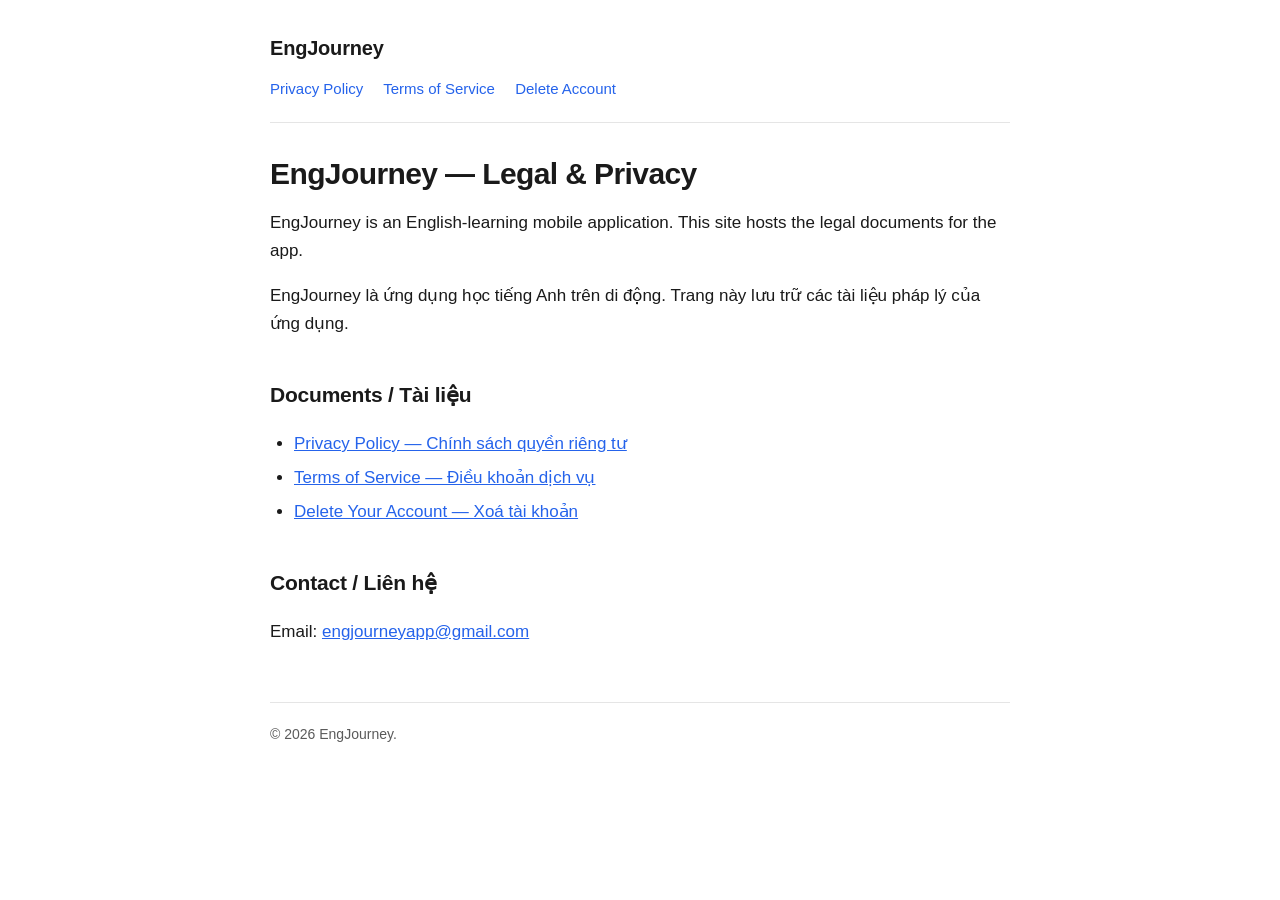
<file: index.html>
<!DOCTYPE html>
<html lang="en">
<head>
<meta charset="utf-8">
<meta name="viewport" content="width=device-width, initial-scale=1">
<title>EngJourney — Legal</title>
<link rel="stylesheet" href="style.css">
</head>
<body>
<div class="wrap">

<header>
  <a class="brand" href="index.html">EngJourney</a>
  <nav>
    <a href="privacy.html">Privacy Policy</a>
    <a href="terms.html">Terms of Service</a>
    <a href="delete-account.html">Delete Account</a>
  </nav>
</header>

<h1>EngJourney — Legal &amp; Privacy</h1>
<p>EngJourney is an English-learning mobile application. This site hosts the legal documents for the app.</p>
<p>EngJourney là ứng dụng học tiếng Anh trên di động. Trang này lưu trữ các tài liệu pháp lý của ứng dụng.</p>

<h2>Documents / Tài liệu</h2>
<ul>
  <li><a href="privacy.html">Privacy Policy — Chính sách quyền riêng tư</a></li>
  <li><a href="terms.html">Terms of Service — Điều khoản dịch vụ</a></li>
  <li><a href="delete-account.html">Delete Your Account — Xoá tài khoản</a></li>
</ul>

<h2>Contact / Liên hệ</h2>
<p>Email: <a href="mailto:engjourneyapp@gmail.com">engjourneyapp@gmail.com</a></p>

<footer>© 2026 EngJourney.</footer>

</div>
</body>
</html>
</file>
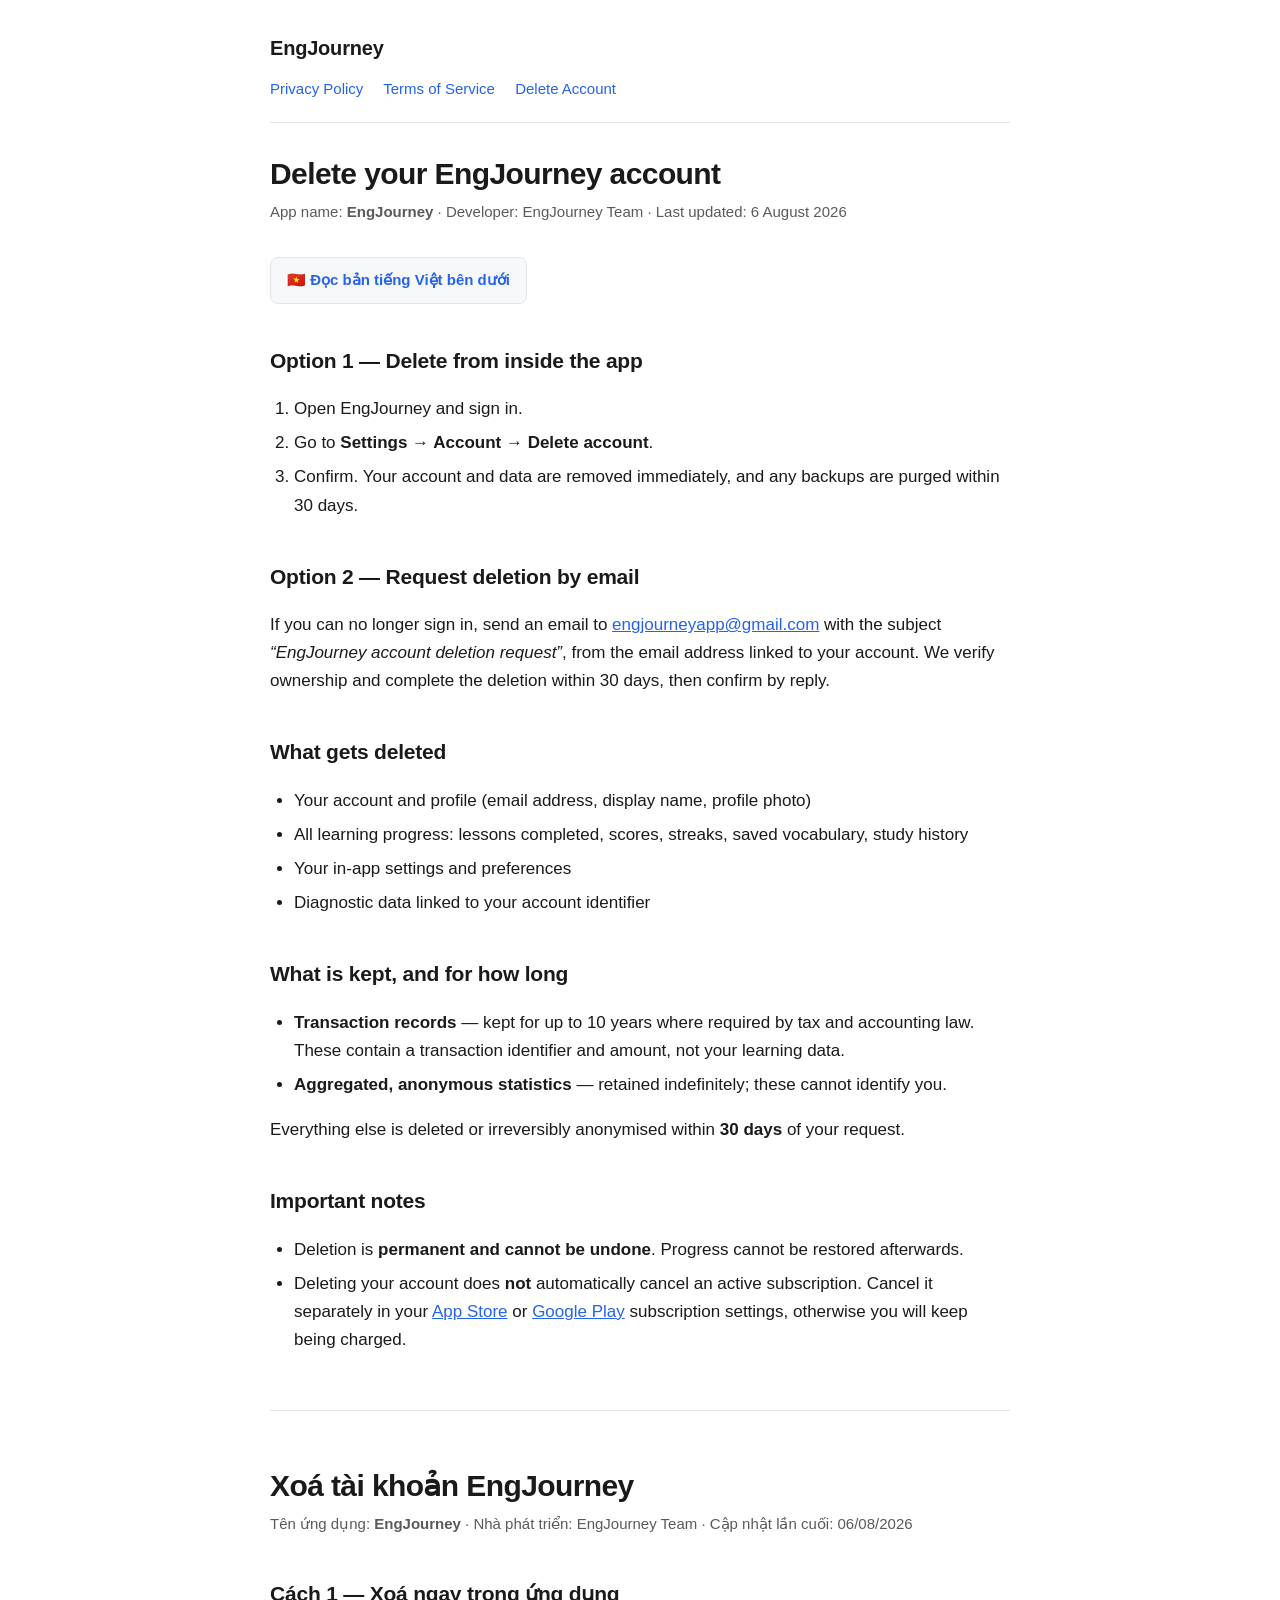
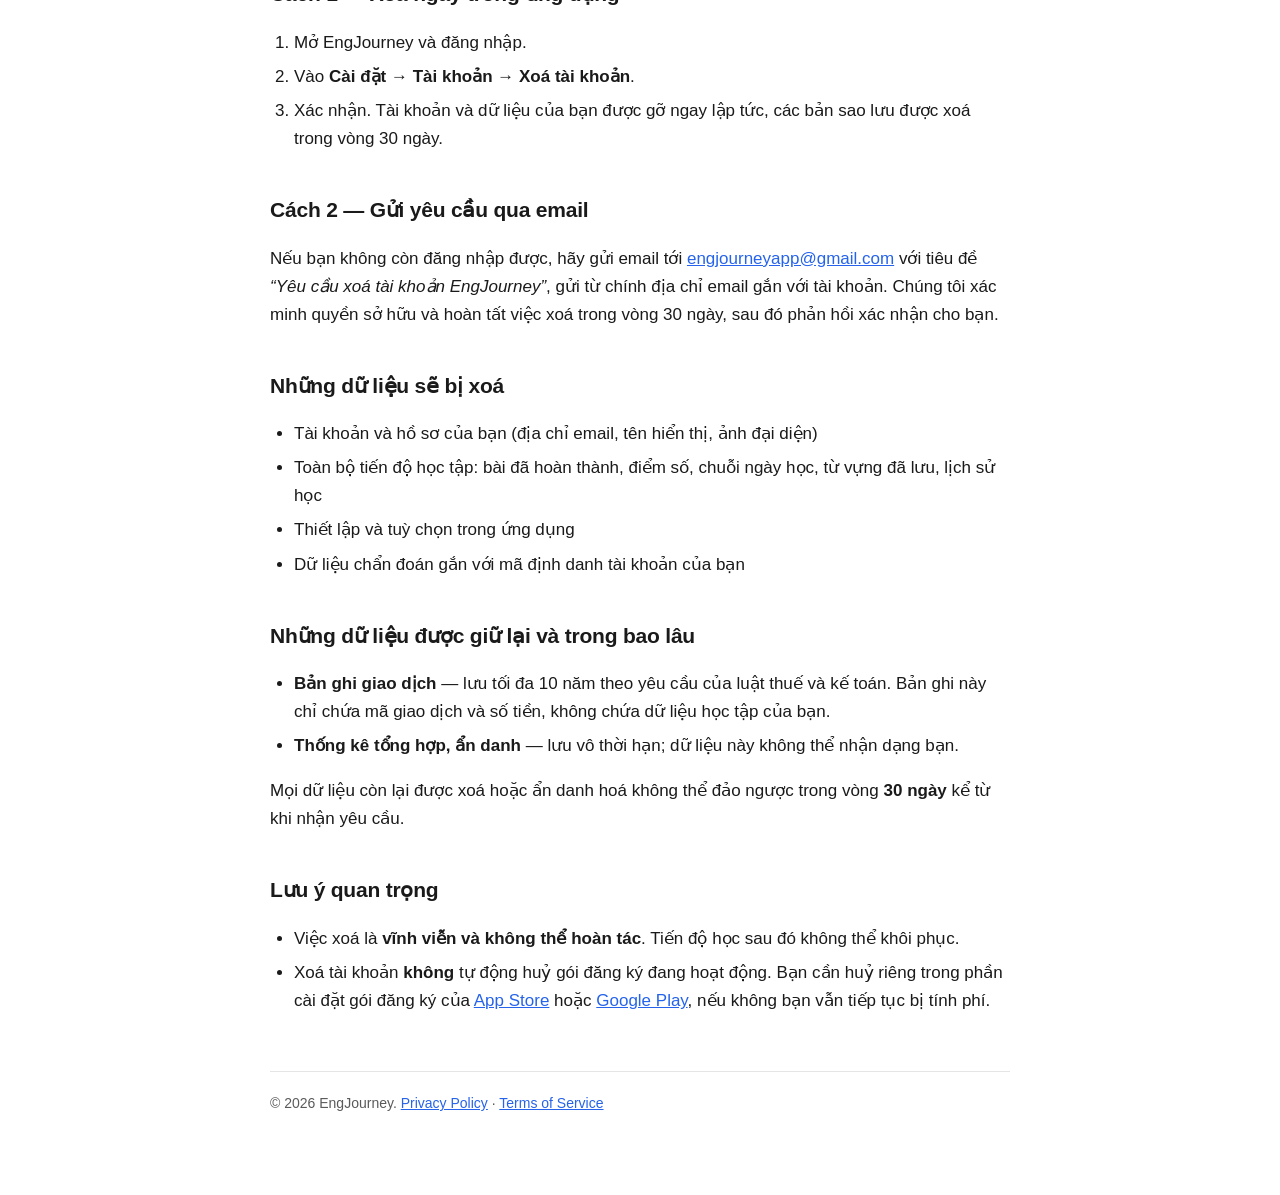
<file: delete-account.html>
<!DOCTYPE html>
<html lang="en">
<head>
<meta charset="utf-8">
<meta name="viewport" content="width=device-width, initial-scale=1">
<title>Delete Your Account — EngJourney</title>
<link rel="stylesheet" href="style.css">
</head>
<body>
<div class="wrap">

<header>
  <a class="brand" href="index.html">EngJourney</a>
  <nav>
    <a href="privacy.html">Privacy Policy</a>
    <a href="terms.html">Terms of Service</a>
    <a href="delete-account.html">Delete Account</a>
  </nav>
</header>

<h1>Delete your EngJourney account</h1>
<p class="meta">App name: <strong>EngJourney</strong> &middot; Developer: EngJourney Team &middot; Last updated: 6 August 2026</p>

<div class="lang-switch">🇻🇳 <a href="#vi">Đọc bản tiếng Việt bên dưới</a></div>

<h2>Option 1 — Delete from inside the app</h2>
<ol>
  <li>Open EngJourney and sign in.</li>
  <li>Go to <strong>Settings → Account → Delete account</strong>.</li>
  <li>Confirm. Your account and data are removed immediately, and any backups are purged within 30 days.</li>
</ol>

<h2>Option 2 — Request deletion by email</h2>
<p>If you can no longer sign in, send an email to <a href="mailto:engjourneyapp@gmail.com?subject=EngJourney%20account%20deletion%20request">engjourneyapp@gmail.com</a> with the subject <em>“EngJourney account deletion request”</em>, from the email address linked to your account. We verify ownership and complete the deletion within 30 days, then confirm by reply.</p>

<h2>What gets deleted</h2>
<ul>
  <li>Your account and profile (email address, display name, profile photo)</li>
  <li>All learning progress: lessons completed, scores, streaks, saved vocabulary, study history</li>
  <li>Your in-app settings and preferences</li>
  <li>Diagnostic data linked to your account identifier</li>
</ul>

<h2>What is kept, and for how long</h2>
<ul>
  <li><strong>Transaction records</strong> — kept for up to 10 years where required by tax and accounting law. These contain a transaction identifier and amount, not your learning data.</li>
  <li><strong>Aggregated, anonymous statistics</strong> — retained indefinitely; these cannot identify you.</li>
</ul>
<p>Everything else is deleted or irreversibly anonymised within <strong>30 days</strong> of your request.</p>

<h2>Important notes</h2>
<ul>
  <li>Deletion is <strong>permanent and cannot be undone</strong>. Progress cannot be restored afterwards.</li>
  <li>Deleting your account does <strong>not</strong> automatically cancel an active subscription. Cancel it separately in your <a href="https://support.apple.com/en-us/HT202039" target="_blank" rel="noopener">App Store</a> or <a href="https://support.google.com/googleplay/answer/7018481" target="_blank" rel="noopener">Google Play</a> subscription settings, otherwise you will keep being charged.</li>
</ul>

<hr>

<h1 id="vi">Xoá tài khoản EngJourney</h1>
<p class="meta">Tên ứng dụng: <strong>EngJourney</strong> &middot; Nhà phát triển: EngJourney Team &middot; Cập nhật lần cuối: 06/08/2026</p>

<h2>Cách 1 — Xoá ngay trong ứng dụng</h2>
<ol>
  <li>Mở EngJourney và đăng nhập.</li>
  <li>Vào <strong>Cài đặt → Tài khoản → Xoá tài khoản</strong>.</li>
  <li>Xác nhận. Tài khoản và dữ liệu của bạn được gỡ ngay lập tức, các bản sao lưu được xoá trong vòng 30 ngày.</li>
</ol>

<h2>Cách 2 — Gửi yêu cầu qua email</h2>
<p>Nếu bạn không còn đăng nhập được, hãy gửi email tới <a href="mailto:engjourneyapp@gmail.com?subject=Yeu%20cau%20xoa%20tai%20khoan%20EngJourney">engjourneyapp@gmail.com</a> với tiêu đề <em>“Yêu cầu xoá tài khoản EngJourney”</em>, gửi từ chính địa chỉ email gắn với tài khoản. Chúng tôi xác minh quyền sở hữu và hoàn tất việc xoá trong vòng 30 ngày, sau đó phản hồi xác nhận cho bạn.</p>

<h2>Những dữ liệu sẽ bị xoá</h2>
<ul>
  <li>Tài khoản và hồ sơ của bạn (địa chỉ email, tên hiển thị, ảnh đại diện)</li>
  <li>Toàn bộ tiến độ học tập: bài đã hoàn thành, điểm số, chuỗi ngày học, từ vựng đã lưu, lịch sử học</li>
  <li>Thiết lập và tuỳ chọn trong ứng dụng</li>
  <li>Dữ liệu chẩn đoán gắn với mã định danh tài khoản của bạn</li>
</ul>

<h2>Những dữ liệu được giữ lại và trong bao lâu</h2>
<ul>
  <li><strong>Bản ghi giao dịch</strong> — lưu tối đa 10 năm theo yêu cầu của luật thuế và kế toán. Bản ghi này chỉ chứa mã giao dịch và số tiền, không chứa dữ liệu học tập của bạn.</li>
  <li><strong>Thống kê tổng hợp, ẩn danh</strong> — lưu vô thời hạn; dữ liệu này không thể nhận dạng bạn.</li>
</ul>
<p>Mọi dữ liệu còn lại được xoá hoặc ẩn danh hoá không thể đảo ngược trong vòng <strong>30 ngày</strong> kể từ khi nhận yêu cầu.</p>

<h2>Lưu ý quan trọng</h2>
<ul>
  <li>Việc xoá là <strong>vĩnh viễn và không thể hoàn tác</strong>. Tiến độ học sau đó không thể khôi phục.</li>
  <li>Xoá tài khoản <strong>không</strong> tự động huỷ gói đăng ký đang hoạt động. Bạn cần huỷ riêng trong phần cài đặt gói đăng ký của <a href="https://support.apple.com/vi-vn/HT202039" target="_blank" rel="noopener">App Store</a> hoặc <a href="https://support.google.com/googleplay/answer/7018481?hl=vi" target="_blank" rel="noopener">Google Play</a>, nếu không bạn vẫn tiếp tục bị tính phí.</li>
</ul>

<footer>
  © 2026 EngJourney. <a href="privacy.html">Privacy Policy</a> · <a href="terms.html">Terms of Service</a>
</footer>

</div>
</body>
</html>
</file>
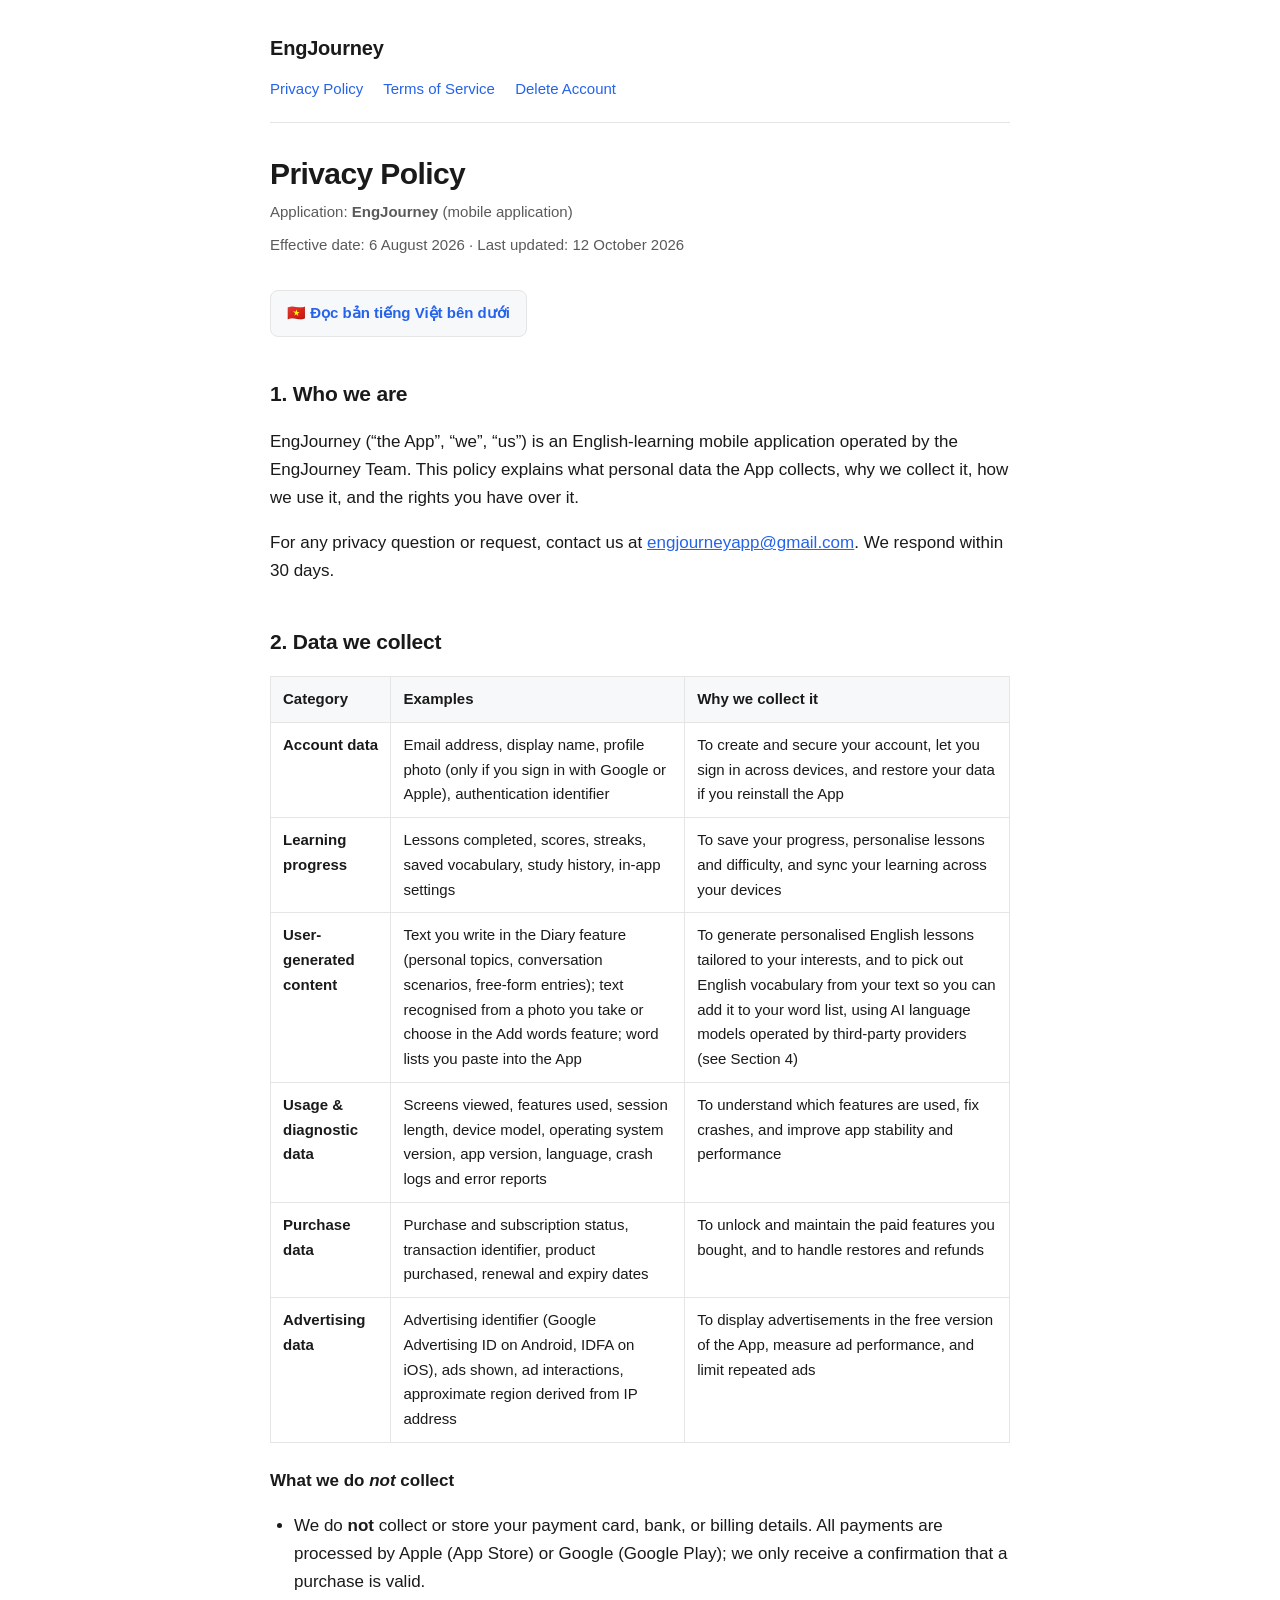
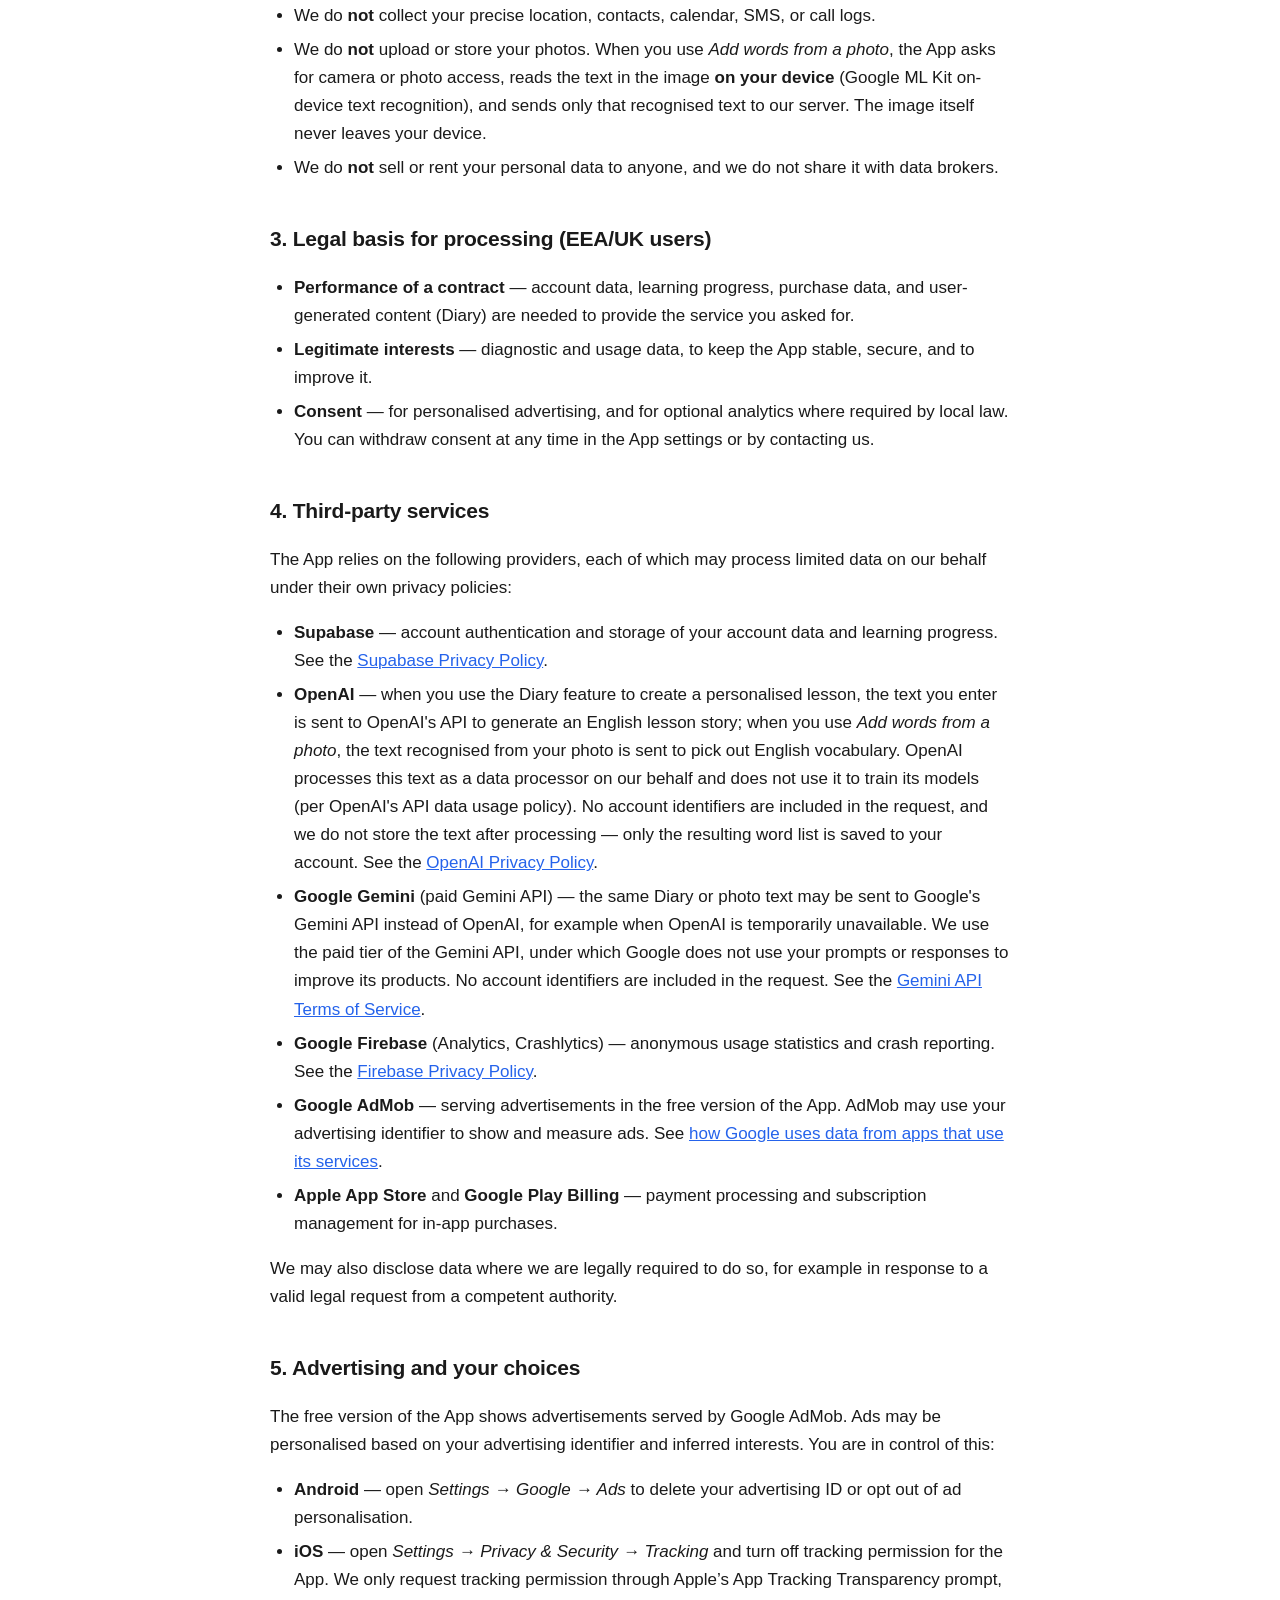
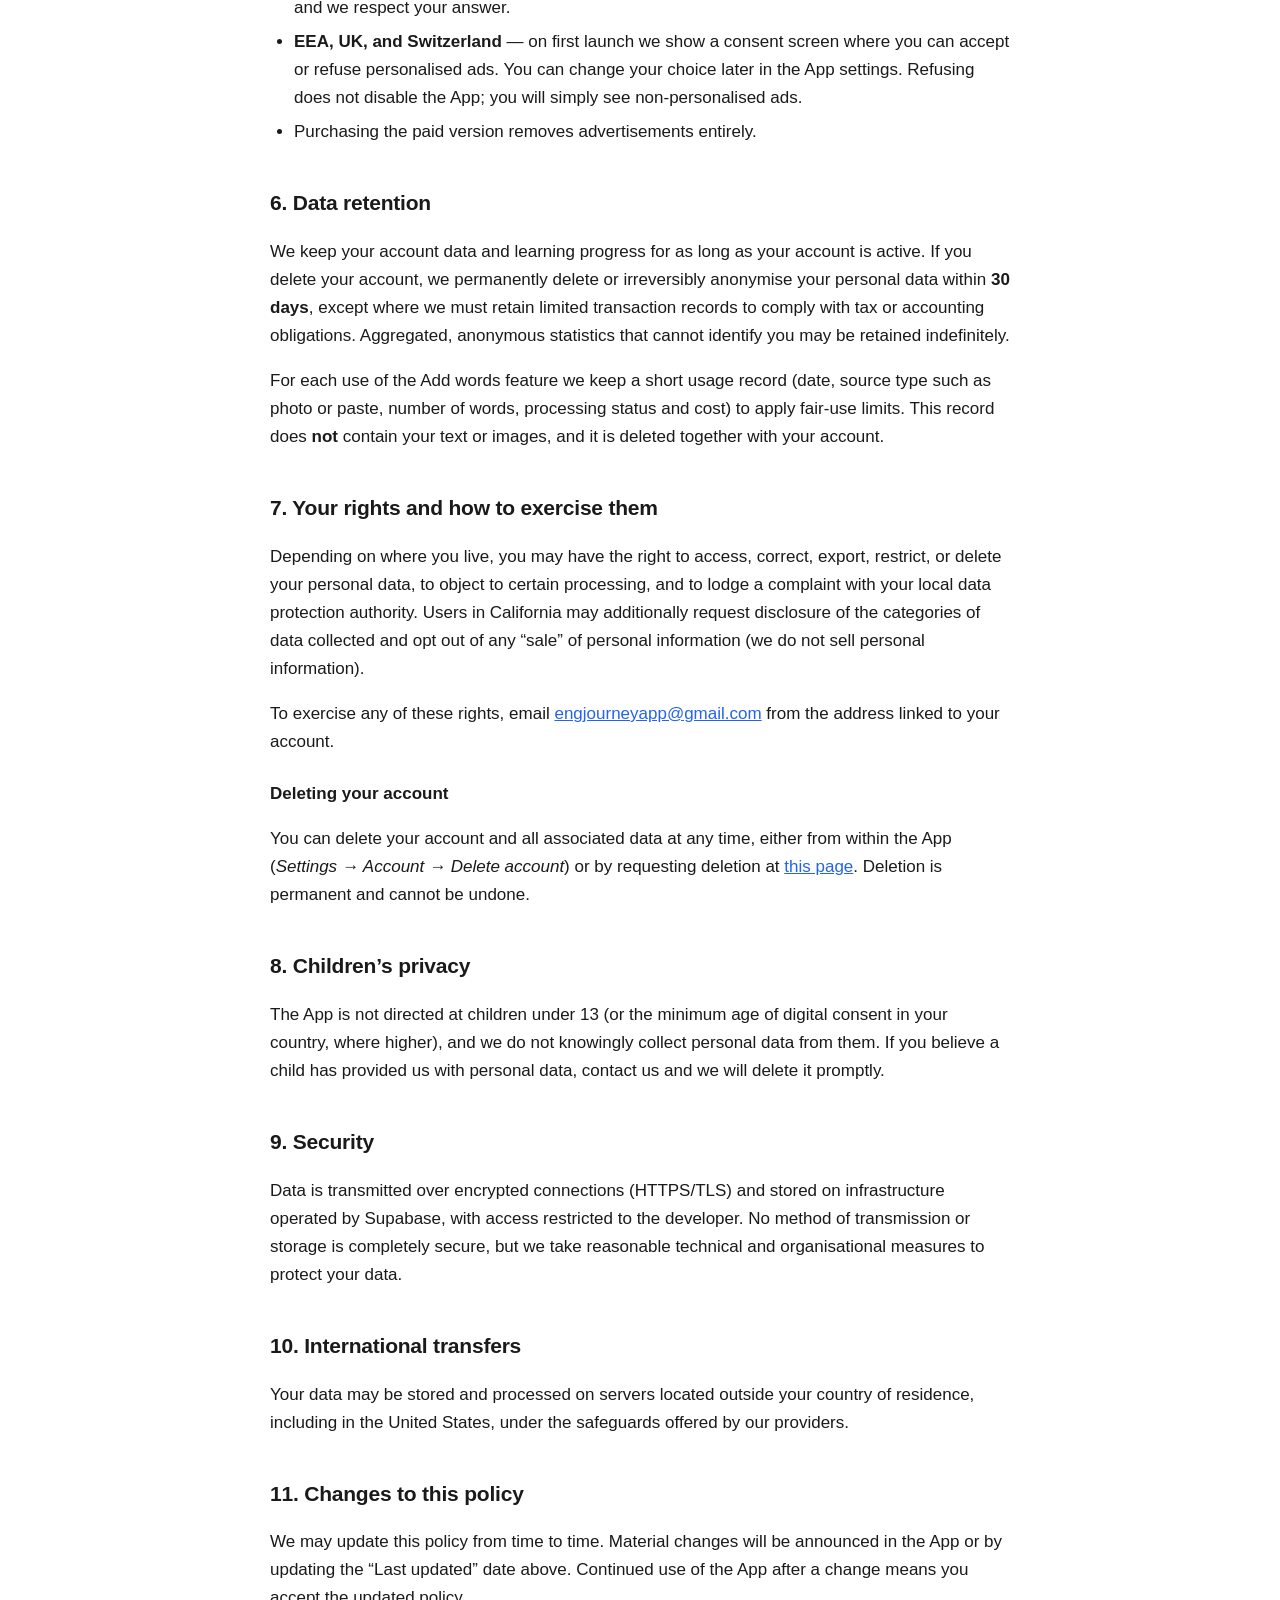
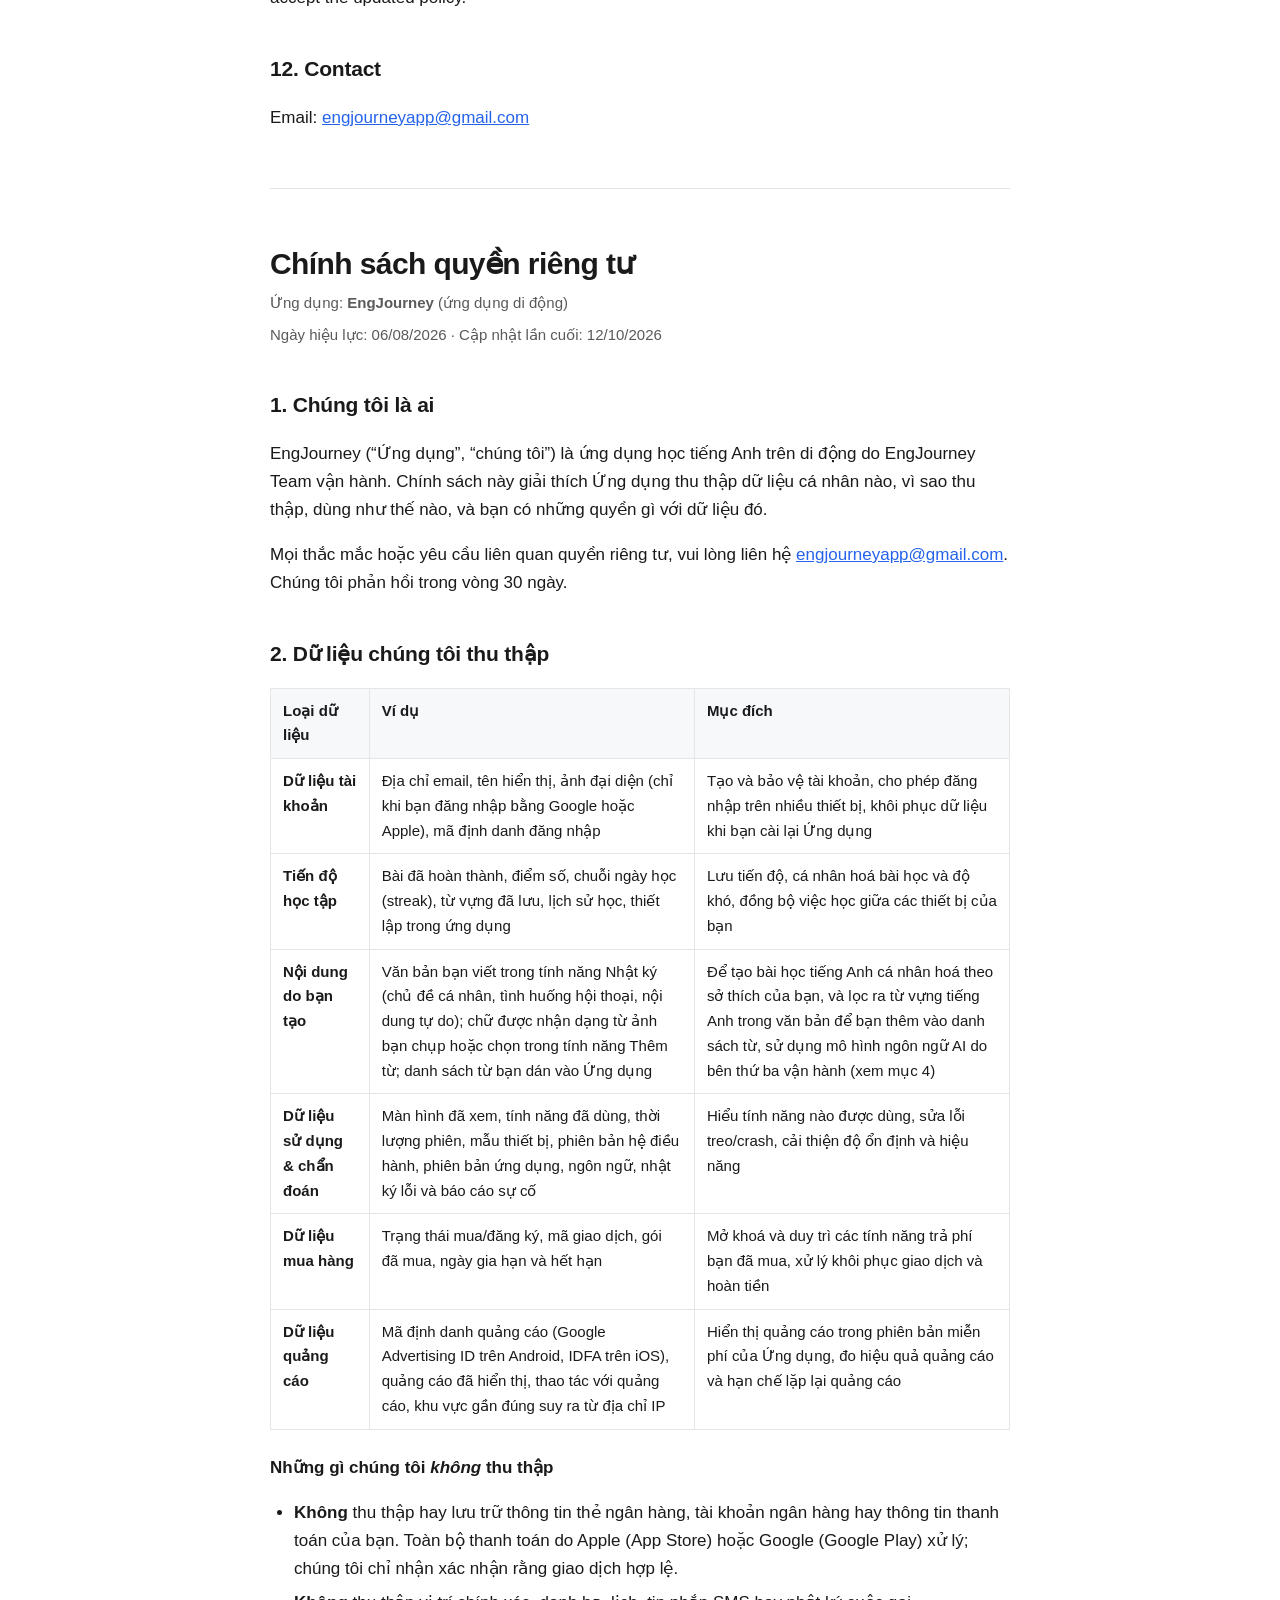
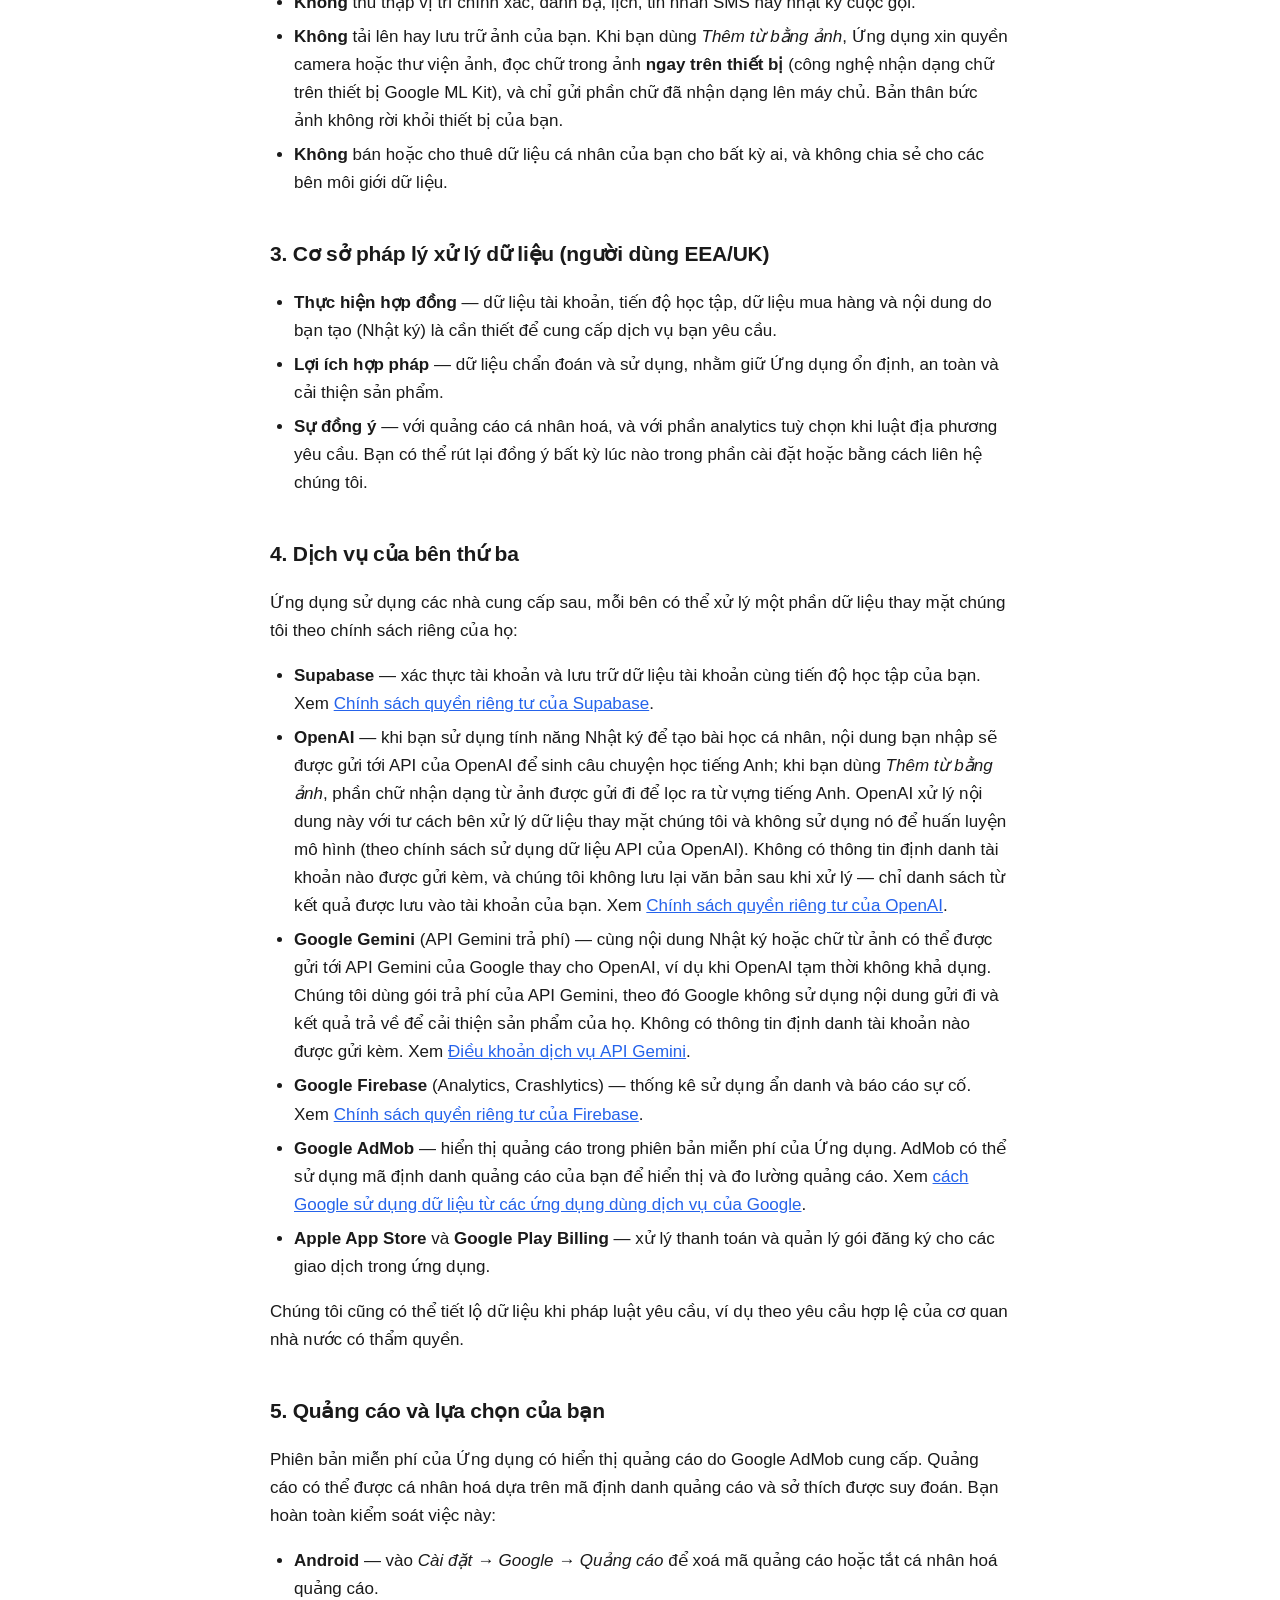
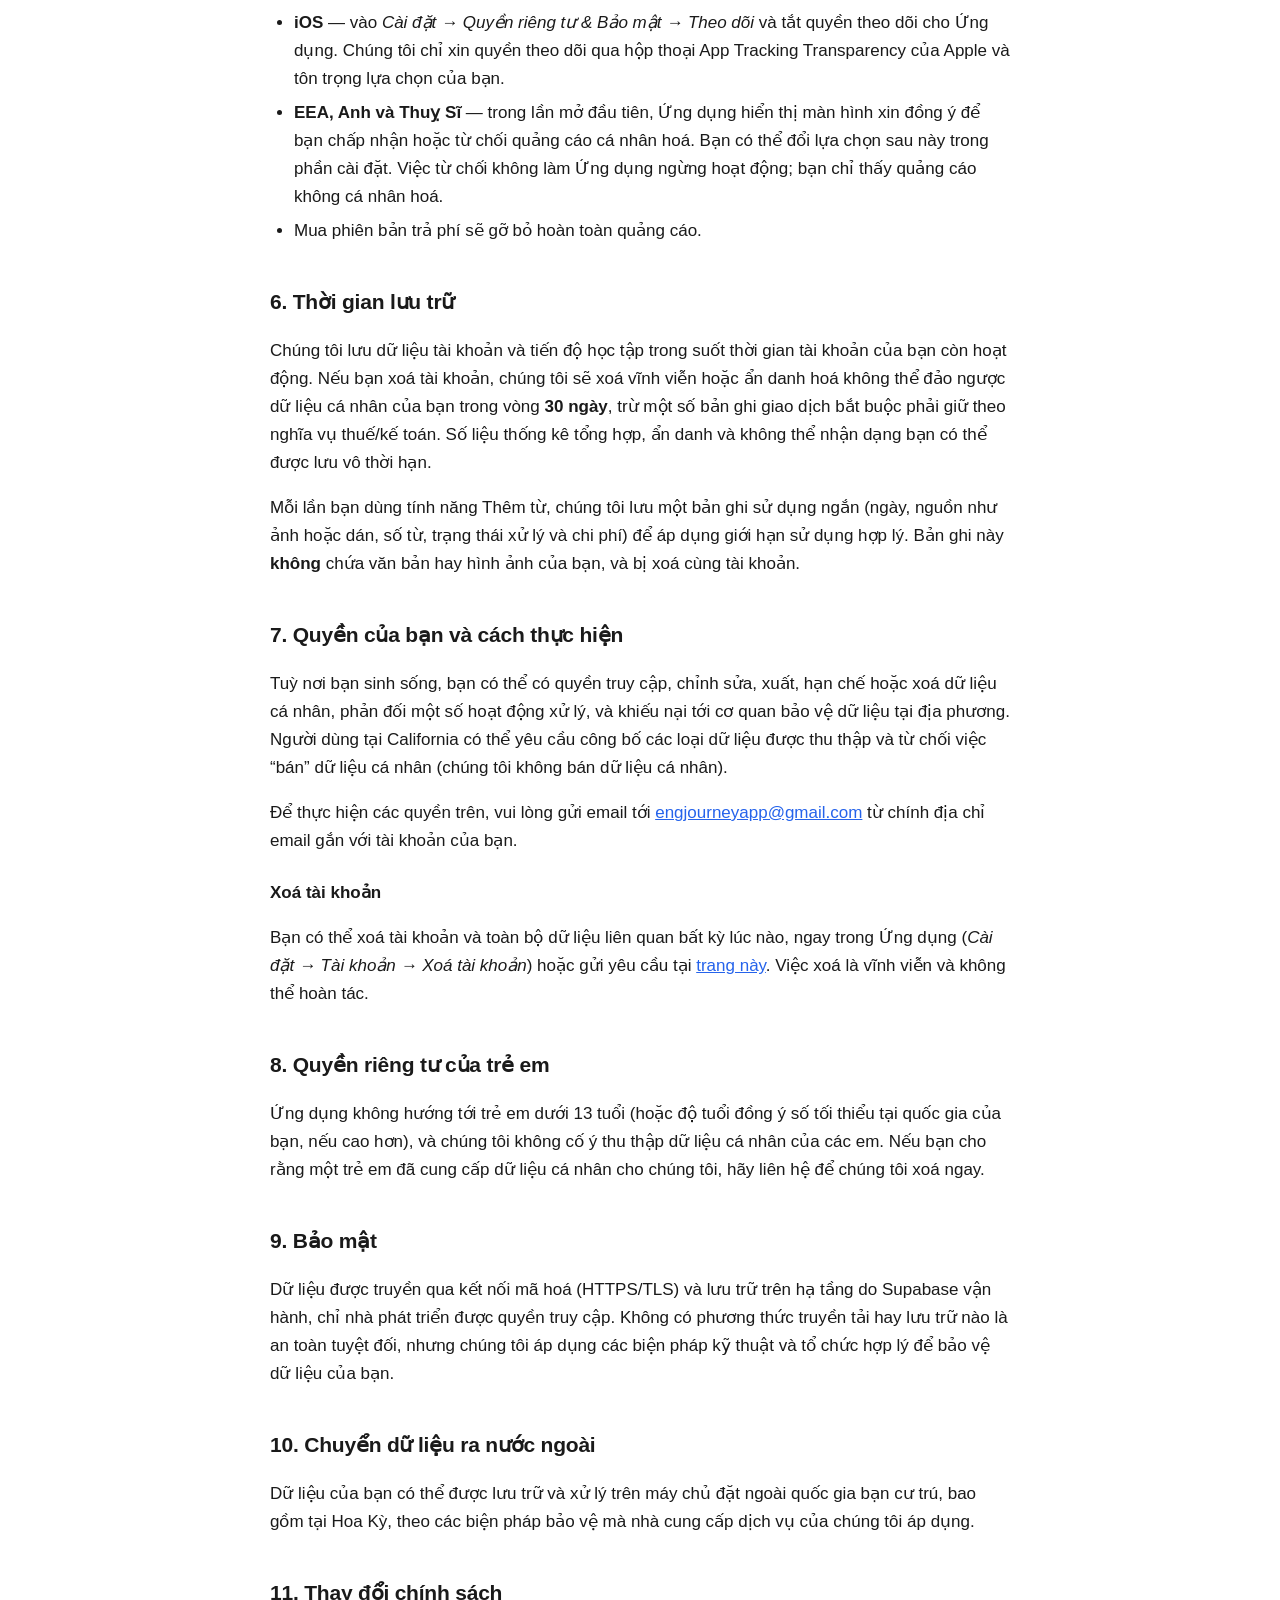
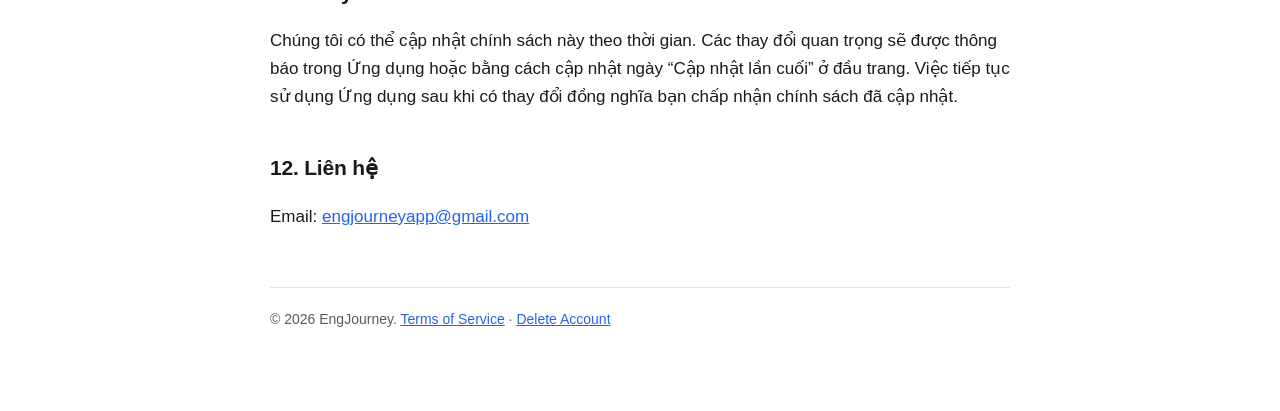
<file: privacy.html>
<!DOCTYPE html>
<html lang="en">
<head>
<meta charset="utf-8">
<meta name="viewport" content="width=device-width, initial-scale=1">
<title>Privacy Policy — EngJourney</title>
<link rel="stylesheet" href="style.css">
</head>
<body>
<div class="wrap">

<header>
  <a class="brand" href="index.html">EngJourney</a>
  <nav>
    <a href="privacy.html">Privacy Policy</a>
    <a href="terms.html">Terms of Service</a>
    <a href="delete-account.html">Delete Account</a>
  </nav>
</header>

<h1>Privacy Policy</h1>
<p class="meta">Application: <strong>EngJourney</strong> (mobile application)</p>
<p class="meta">Effective date: 6 August 2026 &middot; Last updated: 12 October 2026</p>

<div class="lang-switch">🇻🇳 <a href="#vi">Đọc bản tiếng Việt bên dưới</a></div>

<h2>1. Who we are</h2>
<p>EngJourney (“the App”, “we”, “us”) is an English-learning mobile application operated by the EngJourney Team. This policy explains what personal data the App collects, why we collect it, how we use it, and the rights you have over it.</p>
<p>For any privacy question or request, contact us at <a href="mailto:engjourneyapp@gmail.com">engjourneyapp@gmail.com</a>. We respond within 30 days.</p>

<h2>2. Data we collect</h2>
<table>
  <thead>
    <tr><th>Category</th><th>Examples</th><th>Why we collect it</th></tr>
  </thead>
  <tbody>
    <tr>
      <td><strong>Account data</strong></td>
      <td>Email address, display name, profile photo (only if you sign in with Google or Apple), authentication identifier</td>
      <td>To create and secure your account, let you sign in across devices, and restore your data if you reinstall the App</td>
    </tr>
    <tr>
      <td><strong>Learning progress</strong></td>
      <td>Lessons completed, scores, streaks, saved vocabulary, study history, in-app settings</td>
      <td>To save your progress, personalise lessons and difficulty, and sync your learning across your devices</td>
    </tr>
    <tr>
      <td><strong>User-generated content</strong></td>
      <td>Text you write in the Diary feature (personal topics, conversation scenarios, free-form entries); text recognised from a photo you take or choose in the Add words feature; word lists you paste into the App</td>
      <td>To generate personalised English lessons tailored to your interests, and to pick out English vocabulary from your text so you can add it to your word list, using AI language models operated by third-party providers (see Section 4)</td>
    </tr>
    <tr>
      <td><strong>Usage &amp; diagnostic data</strong></td>
      <td>Screens viewed, features used, session length, device model, operating system version, app version, language, crash logs and error reports</td>
      <td>To understand which features are used, fix crashes, and improve app stability and performance</td>
    </tr>
    <tr>
      <td><strong>Purchase data</strong></td>
      <td>Purchase and subscription status, transaction identifier, product purchased, renewal and expiry dates</td>
      <td>To unlock and maintain the paid features you bought, and to handle restores and refunds</td>
    </tr>
    <tr>
      <td><strong>Advertising data</strong></td>
      <td>Advertising identifier (Google Advertising ID on Android, IDFA on iOS), ads shown, ad interactions, approximate region derived from IP address</td>
      <td>To display advertisements in the free version of the App, measure ad performance, and limit repeated ads</td>
    </tr>
  </tbody>
</table>

<h3>What we do <em>not</em> collect</h3>
<ul>
  <li>We do <strong>not</strong> collect or store your payment card, bank, or billing details. All payments are processed by Apple (App Store) or Google (Google Play); we only receive a confirmation that a purchase is valid.</li>
  <li>We do <strong>not</strong> collect your precise location, contacts, calendar, SMS, or call logs.</li>
  <li>We do <strong>not</strong> upload or store your photos. When you use <em>Add words from a photo</em>, the App asks for camera or photo access, reads the text in the image <strong>on your device</strong> (Google ML Kit on-device text recognition), and sends only that recognised text to our server. The image itself never leaves your device.</li>
  <li>We do <strong>not</strong> sell or rent your personal data to anyone, and we do not share it with data brokers.</li>
</ul>

<h2>3. Legal basis for processing (EEA/UK users)</h2>
<ul>
  <li><strong>Performance of a contract</strong> — account data, learning progress, purchase data, and user-generated content (Diary) are needed to provide the service you asked for.</li>
  <li><strong>Legitimate interests</strong> — diagnostic and usage data, to keep the App stable, secure, and to improve it.</li>
  <li><strong>Consent</strong> — for personalised advertising, and for optional analytics where required by local law. You can withdraw consent at any time in the App settings or by contacting us.</li>
</ul>

<h2>4. Third-party services</h2>
<p>The App relies on the following providers, each of which may process limited data on our behalf under their own privacy policies:</p>
<ul>
  <li><strong>Supabase</strong> — account authentication and storage of your account data and learning progress. See the <a href="https://supabase.com/privacy" target="_blank" rel="noopener">Supabase Privacy Policy</a>.</li>
  <li><strong>OpenAI</strong> — when you use the Diary feature to create a personalised lesson, the text you enter is sent to OpenAI's API to generate an English lesson story; when you use <em>Add words from a photo</em>, the text recognised from your photo is sent to pick out English vocabulary. OpenAI processes this text as a data processor on our behalf and does not use it to train its models (per OpenAI's API data usage policy). No account identifiers are included in the request, and we do not store the text after processing — only the resulting word list is saved to your account. See the <a href="https://openai.com/policies/privacy-policy" target="_blank" rel="noopener">OpenAI Privacy Policy</a>.</li>
  <li><strong>Google Gemini</strong> (paid Gemini API) — the same Diary or photo text may be sent to Google's Gemini API instead of OpenAI, for example when OpenAI is temporarily unavailable. We use the paid tier of the Gemini API, under which Google does not use your prompts or responses to improve its products. No account identifiers are included in the request. See the <a href="https://ai.google.dev/gemini-api/terms" target="_blank" rel="noopener">Gemini API Terms of Service</a>.</li>
  <li><strong>Google Firebase</strong> (Analytics, Crashlytics) — anonymous usage statistics and crash reporting. See the <a href="https://firebase.google.com/support/privacy" target="_blank" rel="noopener">Firebase Privacy Policy</a>.</li>
  <li><strong>Google AdMob</strong> — serving advertisements in the free version of the App. AdMob may use your advertising identifier to show and measure ads. See <a href="https://policies.google.com/technologies/partner-sites" target="_blank" rel="noopener">how Google uses data from apps that use its services</a>.</li>
  <li><strong>Apple App Store</strong> and <strong>Google Play Billing</strong> — payment processing and subscription management for in-app purchases.</li>
</ul>
<p>We may also disclose data where we are legally required to do so, for example in response to a valid legal request from a competent authority.</p>

<h2>5. Advertising and your choices</h2>
<p>The free version of the App shows advertisements served by Google AdMob. Ads may be personalised based on your advertising identifier and inferred interests. You are in control of this:</p>
<ul>
  <li><strong>Android</strong> — open <em>Settings → Google → Ads</em> to delete your advertising ID or opt out of ad personalisation.</li>
  <li><strong>iOS</strong> — open <em>Settings → Privacy &amp; Security → Tracking</em> and turn off tracking permission for the App. We only request tracking permission through Apple’s App Tracking Transparency prompt, and we respect your answer.</li>
  <li><strong>EEA, UK, and Switzerland</strong> — on first launch we show a consent screen where you can accept or refuse personalised ads. You can change your choice later in the App settings. Refusing does not disable the App; you will simply see non-personalised ads.</li>
  <li>Purchasing the paid version removes advertisements entirely.</li>
</ul>

<h2>6. Data retention</h2>
<p>We keep your account data and learning progress for as long as your account is active. If you delete your account, we permanently delete or irreversibly anonymise your personal data within <strong>30 days</strong>, except where we must retain limited transaction records to comply with tax or accounting obligations. Aggregated, anonymous statistics that cannot identify you may be retained indefinitely.</p>
<p>For each use of the Add words feature we keep a short usage record (date, source type such as photo or paste, number of words, processing status and cost) to apply fair-use limits. This record does <strong>not</strong> contain your text or images, and it is deleted together with your account.</p>

<h2>7. Your rights and how to exercise them</h2>
<p>Depending on where you live, you may have the right to access, correct, export, restrict, or delete your personal data, to object to certain processing, and to lodge a complaint with your local data protection authority. Users in California may additionally request disclosure of the categories of data collected and opt out of any “sale” of personal information (we do not sell personal information).</p>
<p>To exercise any of these rights, email <a href="mailto:engjourneyapp@gmail.com">engjourneyapp@gmail.com</a> from the address linked to your account.</p>

<h3>Deleting your account</h3>
<p>You can delete your account and all associated data at any time, either from within the App (<em>Settings → Account → Delete account</em>) or by requesting deletion at <a href="delete-account.html">this page</a>. Deletion is permanent and cannot be undone.</p>

<h2>8. Children’s privacy</h2>
<p>The App is not directed at children under 13 (or the minimum age of digital consent in your country, where higher), and we do not knowingly collect personal data from them. If you believe a child has provided us with personal data, contact us and we will delete it promptly.</p>

<h2>9. Security</h2>
<p>Data is transmitted over encrypted connections (HTTPS/TLS) and stored on infrastructure operated by Supabase, with access restricted to the developer. No method of transmission or storage is completely secure, but we take reasonable technical and organisational measures to protect your data.</p>

<h2>10. International transfers</h2>
<p>Your data may be stored and processed on servers located outside your country of residence, including in the United States, under the safeguards offered by our providers.</p>

<h2>11. Changes to this policy</h2>
<p>We may update this policy from time to time. Material changes will be announced in the App or by updating the “Last updated” date above. Continued use of the App after a change means you accept the updated policy.</p>

<h2>12. Contact</h2>
<p>Email: <a href="mailto:engjourneyapp@gmail.com">engjourneyapp@gmail.com</a></p>

<hr>

<h1 id="vi">Chính sách quyền riêng tư</h1>
<p class="meta">Ứng dụng: <strong>EngJourney</strong> (ứng dụng di động)</p>
<p class="meta">Ngày hiệu lực: 06/08/2026 &middot; Cập nhật lần cuối: 12/10/2026</p>

<h2>1. Chúng tôi là ai</h2>
<p>EngJourney (“Ứng dụng”, “chúng tôi”) là ứng dụng học tiếng Anh trên di động do EngJourney Team vận hành. Chính sách này giải thích Ứng dụng thu thập dữ liệu cá nhân nào, vì sao thu thập, dùng như thế nào, và bạn có những quyền gì với dữ liệu đó.</p>
<p>Mọi thắc mắc hoặc yêu cầu liên quan quyền riêng tư, vui lòng liên hệ <a href="mailto:engjourneyapp@gmail.com">engjourneyapp@gmail.com</a>. Chúng tôi phản hồi trong vòng 30 ngày.</p>

<h2>2. Dữ liệu chúng tôi thu thập</h2>
<table>
  <thead>
    <tr><th>Loại dữ liệu</th><th>Ví dụ</th><th>Mục đích</th></tr>
  </thead>
  <tbody>
    <tr>
      <td><strong>Dữ liệu tài khoản</strong></td>
      <td>Địa chỉ email, tên hiển thị, ảnh đại diện (chỉ khi bạn đăng nhập bằng Google hoặc Apple), mã định danh đăng nhập</td>
      <td>Tạo và bảo vệ tài khoản, cho phép đăng nhập trên nhiều thiết bị, khôi phục dữ liệu khi bạn cài lại Ứng dụng</td>
    </tr>
    <tr>
      <td><strong>Tiến độ học tập</strong></td>
      <td>Bài đã hoàn thành, điểm số, chuỗi ngày học (streak), từ vựng đã lưu, lịch sử học, thiết lập trong ứng dụng</td>
      <td>Lưu tiến độ, cá nhân hoá bài học và độ khó, đồng bộ việc học giữa các thiết bị của bạn</td>
    </tr>
    <tr>
      <td><strong>Nội dung do bạn tạo</strong></td>
      <td>Văn bản bạn viết trong tính năng Nhật ký (chủ đề cá nhân, tình huống hội thoại, nội dung tự do); chữ được nhận dạng từ ảnh bạn chụp hoặc chọn trong tính năng Thêm từ; danh sách từ bạn dán vào Ứng dụng</td>
      <td>Để tạo bài học tiếng Anh cá nhân hoá theo sở thích của bạn, và lọc ra từ vựng tiếng Anh trong văn bản để bạn thêm vào danh sách từ, sử dụng mô hình ngôn ngữ AI do bên thứ ba vận hành (xem mục 4)</td>
    </tr>
    <tr>
      <td><strong>Dữ liệu sử dụng &amp; chẩn đoán</strong></td>
      <td>Màn hình đã xem, tính năng đã dùng, thời lượng phiên, mẫu thiết bị, phiên bản hệ điều hành, phiên bản ứng dụng, ngôn ngữ, nhật ký lỗi và báo cáo sự cố</td>
      <td>Hiểu tính năng nào được dùng, sửa lỗi treo/crash, cải thiện độ ổn định và hiệu năng</td>
    </tr>
    <tr>
      <td><strong>Dữ liệu mua hàng</strong></td>
      <td>Trạng thái mua/đăng ký, mã giao dịch, gói đã mua, ngày gia hạn và hết hạn</td>
      <td>Mở khoá và duy trì các tính năng trả phí bạn đã mua, xử lý khôi phục giao dịch và hoàn tiền</td>
    </tr>
    <tr>
      <td><strong>Dữ liệu quảng cáo</strong></td>
      <td>Mã định danh quảng cáo (Google Advertising ID trên Android, IDFA trên iOS), quảng cáo đã hiển thị, thao tác với quảng cáo, khu vực gần đúng suy ra từ địa chỉ IP</td>
      <td>Hiển thị quảng cáo trong phiên bản miễn phí của Ứng dụng, đo hiệu quả quảng cáo và hạn chế lặp lại quảng cáo</td>
    </tr>
  </tbody>
</table>

<h3>Những gì chúng tôi <em>không</em> thu thập</h3>
<ul>
  <li><strong>Không</strong> thu thập hay lưu trữ thông tin thẻ ngân hàng, tài khoản ngân hàng hay thông tin thanh toán của bạn. Toàn bộ thanh toán do Apple (App Store) hoặc Google (Google Play) xử lý; chúng tôi chỉ nhận xác nhận rằng giao dịch hợp lệ.</li>
  <li><strong>Không</strong> thu thập vị trí chính xác, danh bạ, lịch, tin nhắn SMS hay nhật ký cuộc gọi.</li>
  <li><strong>Không</strong> tải lên hay lưu trữ ảnh của bạn. Khi bạn dùng <em>Thêm từ bằng ảnh</em>, Ứng dụng xin quyền camera hoặc thư viện ảnh, đọc chữ trong ảnh <strong>ngay trên thiết bị</strong> (công nghệ nhận dạng chữ trên thiết bị Google ML Kit), và chỉ gửi phần chữ đã nhận dạng lên máy chủ. Bản thân bức ảnh không rời khỏi thiết bị của bạn.</li>
  <li><strong>Không</strong> bán hoặc cho thuê dữ liệu cá nhân của bạn cho bất kỳ ai, và không chia sẻ cho các bên môi giới dữ liệu.</li>
</ul>

<h2>3. Cơ sở pháp lý xử lý dữ liệu (người dùng EEA/UK)</h2>
<ul>
  <li><strong>Thực hiện hợp đồng</strong> — dữ liệu tài khoản, tiến độ học tập, dữ liệu mua hàng và nội dung do bạn tạo (Nhật ký) là cần thiết để cung cấp dịch vụ bạn yêu cầu.</li>
  <li><strong>Lợi ích hợp pháp</strong> — dữ liệu chẩn đoán và sử dụng, nhằm giữ Ứng dụng ổn định, an toàn và cải thiện sản phẩm.</li>
  <li><strong>Sự đồng ý</strong> — với quảng cáo cá nhân hoá, và với phần analytics tuỳ chọn khi luật địa phương yêu cầu. Bạn có thể rút lại đồng ý bất kỳ lúc nào trong phần cài đặt hoặc bằng cách liên hệ chúng tôi.</li>
</ul>

<h2>4. Dịch vụ của bên thứ ba</h2>
<p>Ứng dụng sử dụng các nhà cung cấp sau, mỗi bên có thể xử lý một phần dữ liệu thay mặt chúng tôi theo chính sách riêng của họ:</p>
<ul>
  <li><strong>Supabase</strong> — xác thực tài khoản và lưu trữ dữ liệu tài khoản cùng tiến độ học tập của bạn. Xem <a href="https://supabase.com/privacy" target="_blank" rel="noopener">Chính sách quyền riêng tư của Supabase</a>.</li>
  <li><strong>OpenAI</strong> — khi bạn sử dụng tính năng Nhật ký để tạo bài học cá nhân, nội dung bạn nhập sẽ được gửi tới API của OpenAI để sinh câu chuyện học tiếng Anh; khi bạn dùng <em>Thêm từ bằng ảnh</em>, phần chữ nhận dạng từ ảnh được gửi đi để lọc ra từ vựng tiếng Anh. OpenAI xử lý nội dung này với tư cách bên xử lý dữ liệu thay mặt chúng tôi và không sử dụng nó để huấn luyện mô hình (theo chính sách sử dụng dữ liệu API của OpenAI). Không có thông tin định danh tài khoản nào được gửi kèm, và chúng tôi không lưu lại văn bản sau khi xử lý — chỉ danh sách từ kết quả được lưu vào tài khoản của bạn. Xem <a href="https://openai.com/policies/privacy-policy" target="_blank" rel="noopener">Chính sách quyền riêng tư của OpenAI</a>.</li>
  <li><strong>Google Gemini</strong> (API Gemini trả phí) — cùng nội dung Nhật ký hoặc chữ từ ảnh có thể được gửi tới API Gemini của Google thay cho OpenAI, ví dụ khi OpenAI tạm thời không khả dụng. Chúng tôi dùng gói trả phí của API Gemini, theo đó Google không sử dụng nội dung gửi đi và kết quả trả về để cải thiện sản phẩm của họ. Không có thông tin định danh tài khoản nào được gửi kèm. Xem <a href="https://ai.google.dev/gemini-api/terms" target="_blank" rel="noopener">Điều khoản dịch vụ API Gemini</a>.</li>
  <li><strong>Google Firebase</strong> (Analytics, Crashlytics) — thống kê sử dụng ẩn danh và báo cáo sự cố. Xem <a href="https://firebase.google.com/support/privacy" target="_blank" rel="noopener">Chính sách quyền riêng tư của Firebase</a>.</li>
  <li><strong>Google AdMob</strong> — hiển thị quảng cáo trong phiên bản miễn phí của Ứng dụng. AdMob có thể sử dụng mã định danh quảng cáo của bạn để hiển thị và đo lường quảng cáo. Xem <a href="https://policies.google.com/technologies/partner-sites" target="_blank" rel="noopener">cách Google sử dụng dữ liệu từ các ứng dụng dùng dịch vụ của Google</a>.</li>
  <li><strong>Apple App Store</strong> và <strong>Google Play Billing</strong> — xử lý thanh toán và quản lý gói đăng ký cho các giao dịch trong ứng dụng.</li>
</ul>
<p>Chúng tôi cũng có thể tiết lộ dữ liệu khi pháp luật yêu cầu, ví dụ theo yêu cầu hợp lệ của cơ quan nhà nước có thẩm quyền.</p>

<h2>5. Quảng cáo và lựa chọn của bạn</h2>
<p>Phiên bản miễn phí của Ứng dụng có hiển thị quảng cáo do Google AdMob cung cấp. Quảng cáo có thể được cá nhân hoá dựa trên mã định danh quảng cáo và sở thích được suy đoán. Bạn hoàn toàn kiểm soát việc này:</p>
<ul>
  <li><strong>Android</strong> — vào <em>Cài đặt → Google → Quảng cáo</em> để xoá mã quảng cáo hoặc tắt cá nhân hoá quảng cáo.</li>
  <li><strong>iOS</strong> — vào <em>Cài đặt → Quyền riêng tư &amp; Bảo mật → Theo dõi</em> và tắt quyền theo dõi cho Ứng dụng. Chúng tôi chỉ xin quyền theo dõi qua hộp thoại App Tracking Transparency của Apple và tôn trọng lựa chọn của bạn.</li>
  <li><strong>EEA, Anh và Thuỵ Sĩ</strong> — trong lần mở đầu tiên, Ứng dụng hiển thị màn hình xin đồng ý để bạn chấp nhận hoặc từ chối quảng cáo cá nhân hoá. Bạn có thể đổi lựa chọn sau này trong phần cài đặt. Việc từ chối không làm Ứng dụng ngừng hoạt động; bạn chỉ thấy quảng cáo không cá nhân hoá.</li>
  <li>Mua phiên bản trả phí sẽ gỡ bỏ hoàn toàn quảng cáo.</li>
</ul>

<h2>6. Thời gian lưu trữ</h2>
<p>Chúng tôi lưu dữ liệu tài khoản và tiến độ học tập trong suốt thời gian tài khoản của bạn còn hoạt động. Nếu bạn xoá tài khoản, chúng tôi sẽ xoá vĩnh viễn hoặc ẩn danh hoá không thể đảo ngược dữ liệu cá nhân của bạn trong vòng <strong>30 ngày</strong>, trừ một số bản ghi giao dịch bắt buộc phải giữ theo nghĩa vụ thuế/kế toán. Số liệu thống kê tổng hợp, ẩn danh và không thể nhận dạng bạn có thể được lưu vô thời hạn.</p>
<p>Mỗi lần bạn dùng tính năng Thêm từ, chúng tôi lưu một bản ghi sử dụng ngắn (ngày, nguồn như ảnh hoặc dán, số từ, trạng thái xử lý và chi phí) để áp dụng giới hạn sử dụng hợp lý. Bản ghi này <strong>không</strong> chứa văn bản hay hình ảnh của bạn, và bị xoá cùng tài khoản.</p>

<h2>7. Quyền của bạn và cách thực hiện</h2>
<p>Tuỳ nơi bạn sinh sống, bạn có thể có quyền truy cập, chỉnh sửa, xuất, hạn chế hoặc xoá dữ liệu cá nhân, phản đối một số hoạt động xử lý, và khiếu nại tới cơ quan bảo vệ dữ liệu tại địa phương. Người dùng tại California có thể yêu cầu công bố các loại dữ liệu được thu thập và từ chối việc “bán” dữ liệu cá nhân (chúng tôi không bán dữ liệu cá nhân).</p>
<p>Để thực hiện các quyền trên, vui lòng gửi email tới <a href="mailto:engjourneyapp@gmail.com">engjourneyapp@gmail.com</a> từ chính địa chỉ email gắn với tài khoản của bạn.</p>

<h3>Xoá tài khoản</h3>
<p>Bạn có thể xoá tài khoản và toàn bộ dữ liệu liên quan bất kỳ lúc nào, ngay trong Ứng dụng (<em>Cài đặt → Tài khoản → Xoá tài khoản</em>) hoặc gửi yêu cầu tại <a href="delete-account.html">trang này</a>. Việc xoá là vĩnh viễn và không thể hoàn tác.</p>

<h2>8. Quyền riêng tư của trẻ em</h2>
<p>Ứng dụng không hướng tới trẻ em dưới 13 tuổi (hoặc độ tuổi đồng ý số tối thiểu tại quốc gia của bạn, nếu cao hơn), và chúng tôi không cố ý thu thập dữ liệu cá nhân của các em. Nếu bạn cho rằng một trẻ em đã cung cấp dữ liệu cá nhân cho chúng tôi, hãy liên hệ để chúng tôi xoá ngay.</p>

<h2>9. Bảo mật</h2>
<p>Dữ liệu được truyền qua kết nối mã hoá (HTTPS/TLS) và lưu trữ trên hạ tầng do Supabase vận hành, chỉ nhà phát triển được quyền truy cập. Không có phương thức truyền tải hay lưu trữ nào là an toàn tuyệt đối, nhưng chúng tôi áp dụng các biện pháp kỹ thuật và tổ chức hợp lý để bảo vệ dữ liệu của bạn.</p>

<h2>10. Chuyển dữ liệu ra nước ngoài</h2>
<p>Dữ liệu của bạn có thể được lưu trữ và xử lý trên máy chủ đặt ngoài quốc gia bạn cư trú, bao gồm tại Hoa Kỳ, theo các biện pháp bảo vệ mà nhà cung cấp dịch vụ của chúng tôi áp dụng.</p>

<h2>11. Thay đổi chính sách</h2>
<p>Chúng tôi có thể cập nhật chính sách này theo thời gian. Các thay đổi quan trọng sẽ được thông báo trong Ứng dụng hoặc bằng cách cập nhật ngày “Cập nhật lần cuối” ở đầu trang. Việc tiếp tục sử dụng Ứng dụng sau khi có thay đổi đồng nghĩa bạn chấp nhận chính sách đã cập nhật.</p>

<h2>12. Liên hệ</h2>
<p>Email: <a href="mailto:engjourneyapp@gmail.com">engjourneyapp@gmail.com</a></p>

<footer>
  © 2026 EngJourney. <a href="terms.html">Terms of Service</a> · <a href="delete-account.html">Delete Account</a>
</footer>

</div>
</body>
</html>
</file>
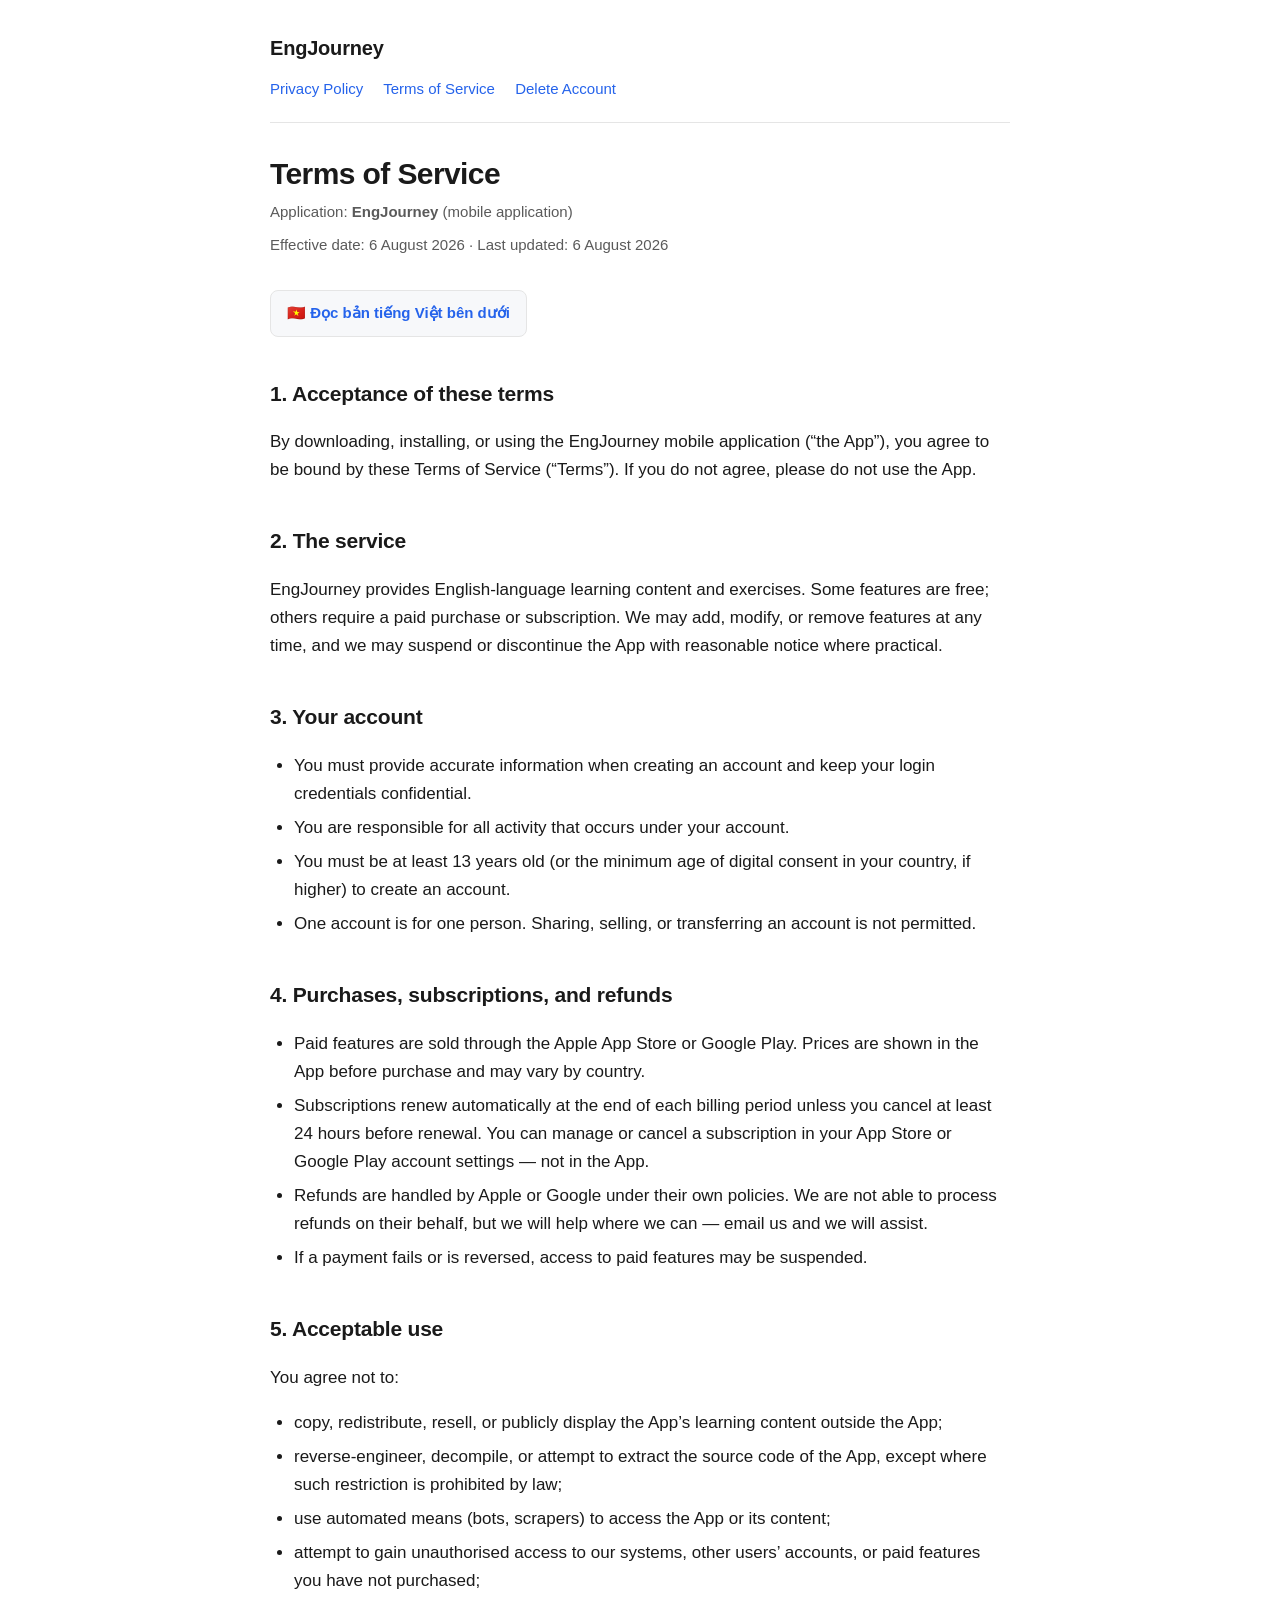
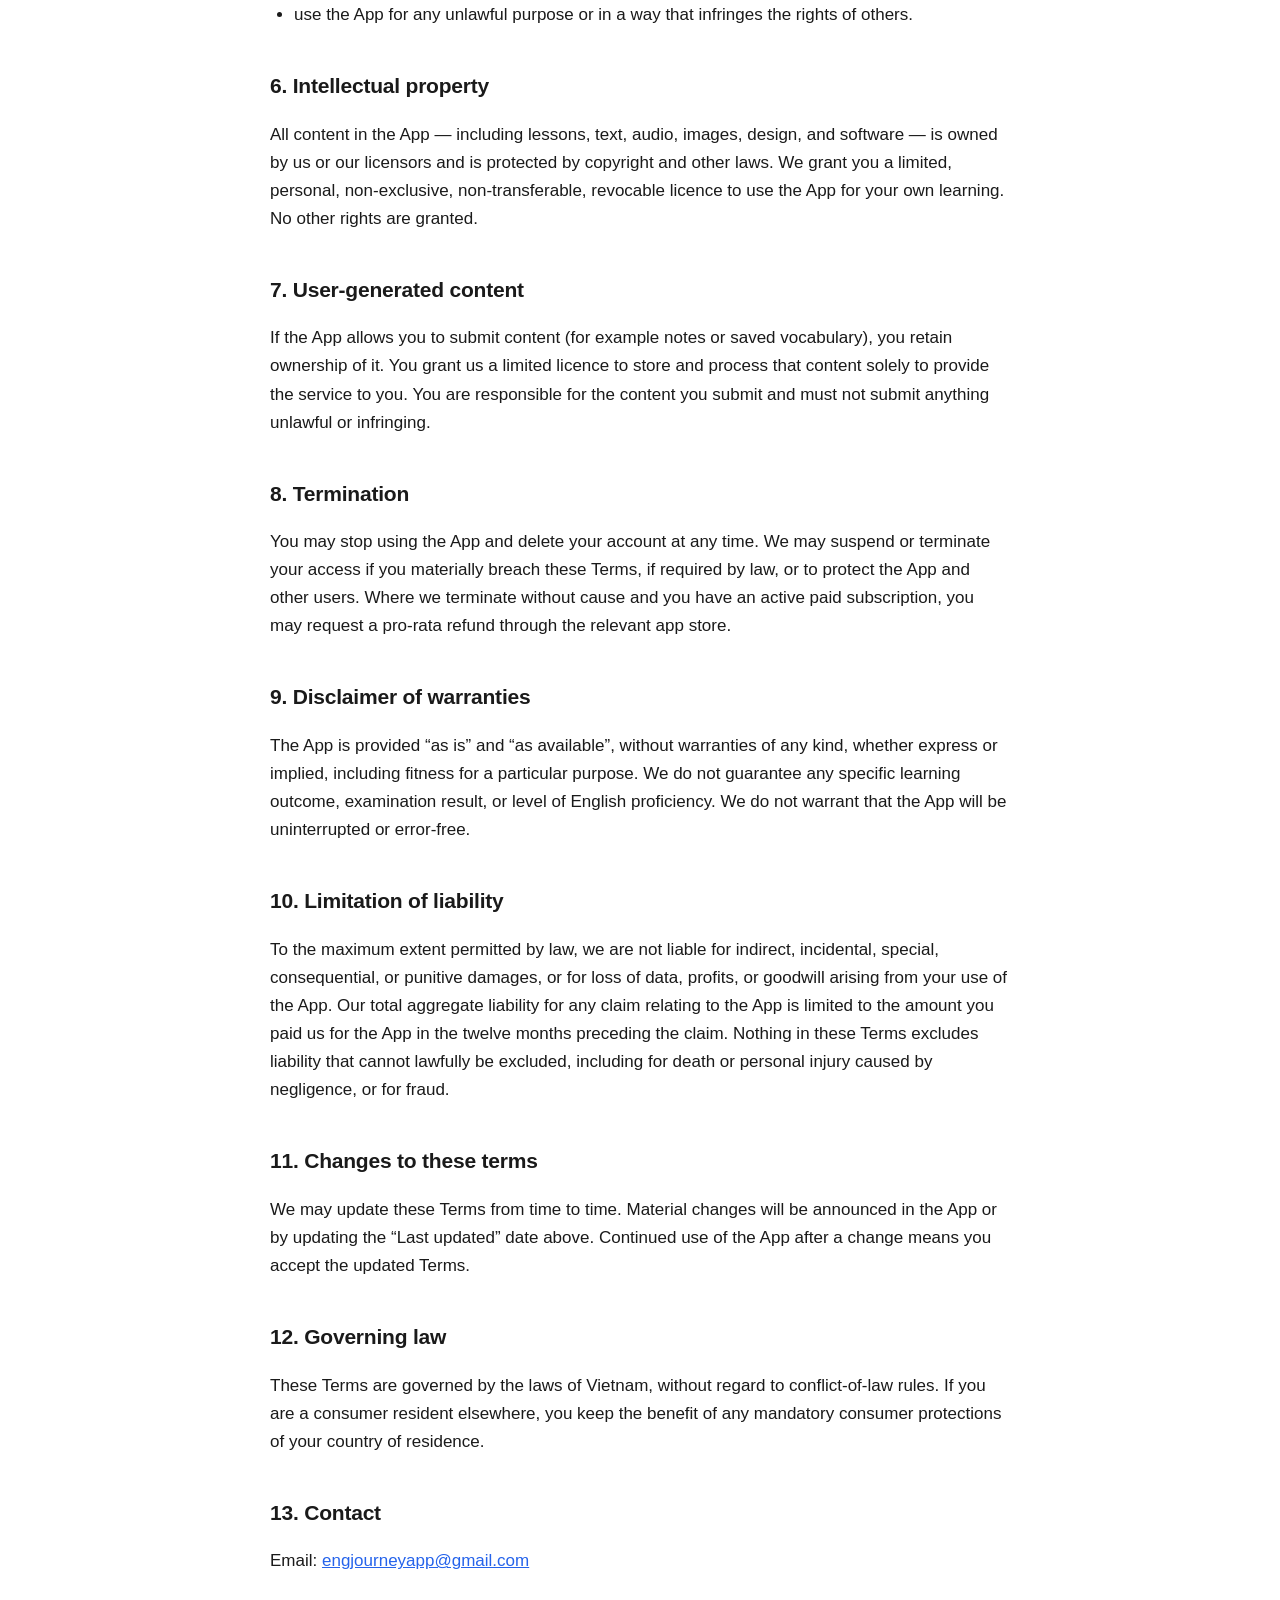
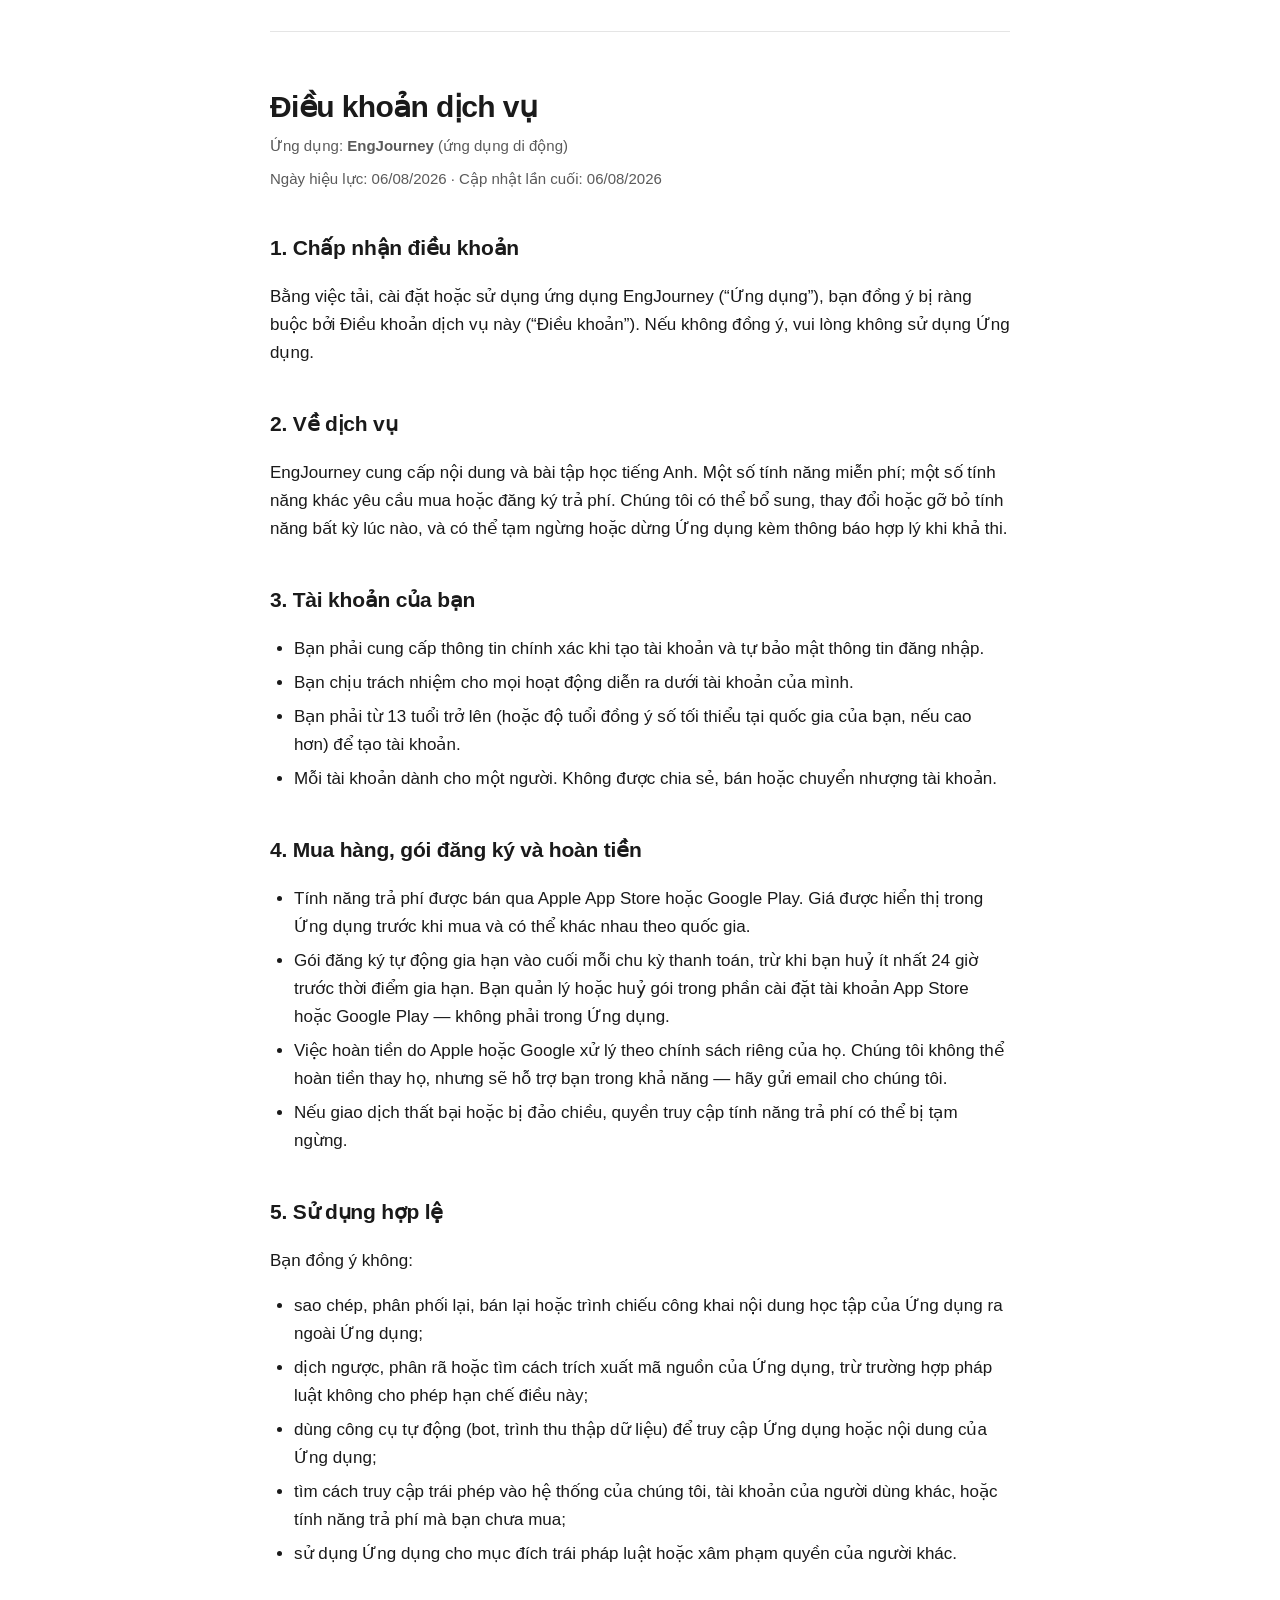
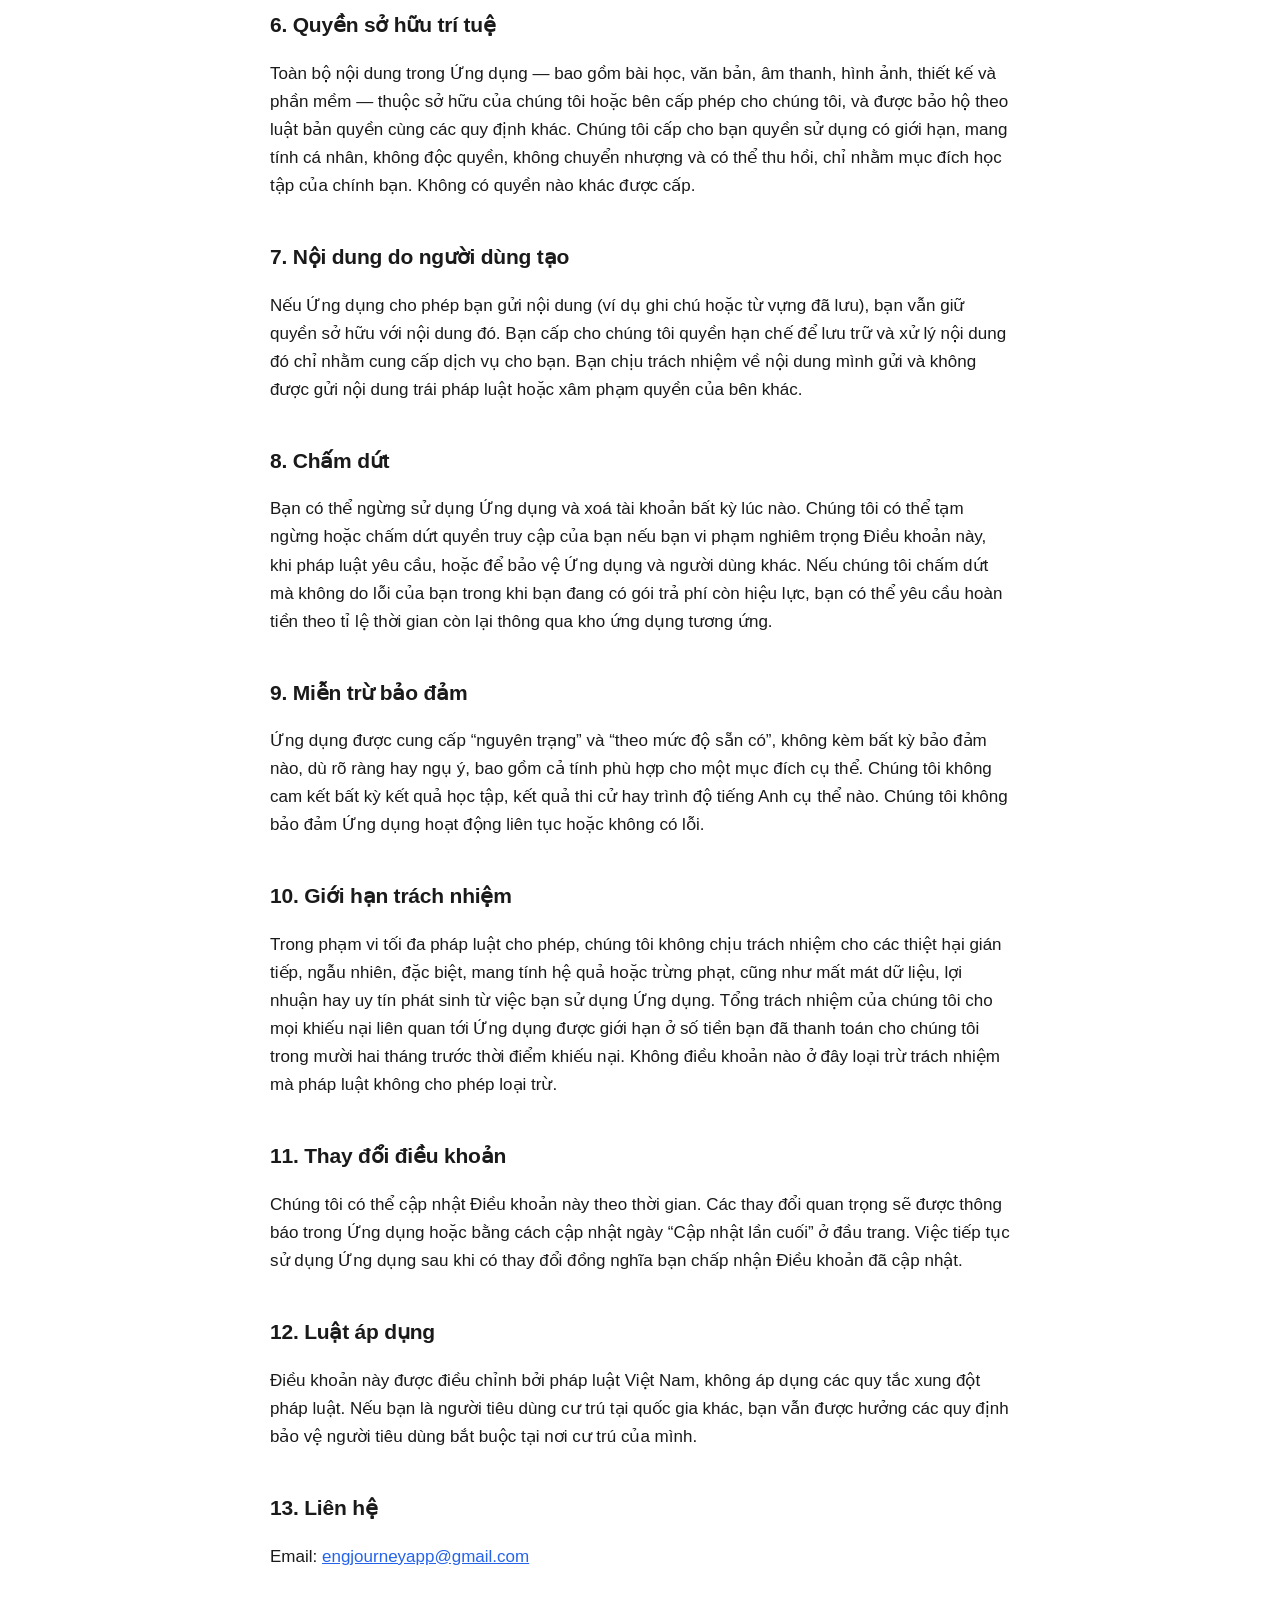
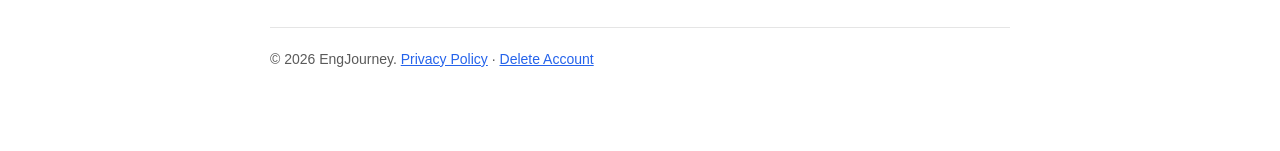
<file: terms.html>
<!DOCTYPE html>
<html lang="en">
<head>
<meta charset="utf-8">
<meta name="viewport" content="width=device-width, initial-scale=1">
<title>Terms of Service — EngJourney</title>
<link rel="stylesheet" href="style.css">
</head>
<body>
<div class="wrap">

<header>
  <a class="brand" href="index.html">EngJourney</a>
  <nav>
    <a href="privacy.html">Privacy Policy</a>
    <a href="terms.html">Terms of Service</a>
    <a href="delete-account.html">Delete Account</a>
  </nav>
</header>

<h1>Terms of Service</h1>
<p class="meta">Application: <strong>EngJourney</strong> (mobile application)</p>
<p class="meta">Effective date: 6 August 2026 &middot; Last updated: 6 August 2026</p>

<div class="lang-switch">🇻🇳 <a href="#vi">Đọc bản tiếng Việt bên dưới</a></div>

<h2>1. Acceptance of these terms</h2>
<p>By downloading, installing, or using the EngJourney mobile application (“the App”), you agree to be bound by these Terms of Service (“Terms”). If you do not agree, please do not use the App.</p>

<h2>2. The service</h2>
<p>EngJourney provides English-language learning content and exercises. Some features are free; others require a paid purchase or subscription. We may add, modify, or remove features at any time, and we may suspend or discontinue the App with reasonable notice where practical.</p>

<h2>3. Your account</h2>
<ul>
  <li>You must provide accurate information when creating an account and keep your login credentials confidential.</li>
  <li>You are responsible for all activity that occurs under your account.</li>
  <li>You must be at least 13 years old (or the minimum age of digital consent in your country, if higher) to create an account.</li>
  <li>One account is for one person. Sharing, selling, or transferring an account is not permitted.</li>
</ul>

<h2>4. Purchases, subscriptions, and refunds</h2>
<ul>
  <li>Paid features are sold through the Apple App Store or Google Play. Prices are shown in the App before purchase and may vary by country.</li>
  <li>Subscriptions renew automatically at the end of each billing period unless you cancel at least 24 hours before renewal. You can manage or cancel a subscription in your App Store or Google Play account settings — not in the App.</li>
  <li>Refunds are handled by Apple or Google under their own policies. We are not able to process refunds on their behalf, but we will help where we can — email us and we will assist.</li>
  <li>If a payment fails or is reversed, access to paid features may be suspended.</li>
</ul>

<h2>5. Acceptable use</h2>
<p>You agree not to:</p>
<ul>
  <li>copy, redistribute, resell, or publicly display the App’s learning content outside the App;</li>
  <li>reverse-engineer, decompile, or attempt to extract the source code of the App, except where such restriction is prohibited by law;</li>
  <li>use automated means (bots, scrapers) to access the App or its content;</li>
  <li>attempt to gain unauthorised access to our systems, other users’ accounts, or paid features you have not purchased;</li>
  <li>use the App for any unlawful purpose or in a way that infringes the rights of others.</li>
</ul>

<h2>6. Intellectual property</h2>
<p>All content in the App — including lessons, text, audio, images, design, and software — is owned by us or our licensors and is protected by copyright and other laws. We grant you a limited, personal, non-exclusive, non-transferable, revocable licence to use the App for your own learning. No other rights are granted.</p>

<h2>7. User-generated content</h2>
<p>If the App allows you to submit content (for example notes or saved vocabulary), you retain ownership of it. You grant us a limited licence to store and process that content solely to provide the service to you. You are responsible for the content you submit and must not submit anything unlawful or infringing.</p>

<h2>8. Termination</h2>
<p>You may stop using the App and delete your account at any time. We may suspend or terminate your access if you materially breach these Terms, if required by law, or to protect the App and other users. Where we terminate without cause and you have an active paid subscription, you may request a pro-rata refund through the relevant app store.</p>

<h2>9. Disclaimer of warranties</h2>
<p>The App is provided “as is” and “as available”, without warranties of any kind, whether express or implied, including fitness for a particular purpose. We do not guarantee any specific learning outcome, examination result, or level of English proficiency. We do not warrant that the App will be uninterrupted or error-free.</p>

<h2>10. Limitation of liability</h2>
<p>To the maximum extent permitted by law, we are not liable for indirect, incidental, special, consequential, or punitive damages, or for loss of data, profits, or goodwill arising from your use of the App. Our total aggregate liability for any claim relating to the App is limited to the amount you paid us for the App in the twelve months preceding the claim. Nothing in these Terms excludes liability that cannot lawfully be excluded, including for death or personal injury caused by negligence, or for fraud.</p>

<h2>11. Changes to these terms</h2>
<p>We may update these Terms from time to time. Material changes will be announced in the App or by updating the “Last updated” date above. Continued use of the App after a change means you accept the updated Terms.</p>

<h2>12. Governing law</h2>
<p>These Terms are governed by the laws of Vietnam, without regard to conflict-of-law rules. If you are a consumer resident elsewhere, you keep the benefit of any mandatory consumer protections of your country of residence.</p>

<h2>13. Contact</h2>
<p>Email: <a href="mailto:engjourneyapp@gmail.com">engjourneyapp@gmail.com</a></p>

<hr>

<h1 id="vi">Điều khoản dịch vụ</h1>
<p class="meta">Ứng dụng: <strong>EngJourney</strong> (ứng dụng di động)</p>
<p class="meta">Ngày hiệu lực: 06/08/2026 &middot; Cập nhật lần cuối: 06/08/2026</p>

<h2>1. Chấp nhận điều khoản</h2>
<p>Bằng việc tải, cài đặt hoặc sử dụng ứng dụng EngJourney (“Ứng dụng”), bạn đồng ý bị ràng buộc bởi Điều khoản dịch vụ này (“Điều khoản”). Nếu không đồng ý, vui lòng không sử dụng Ứng dụng.</p>

<h2>2. Về dịch vụ</h2>
<p>EngJourney cung cấp nội dung và bài tập học tiếng Anh. Một số tính năng miễn phí; một số tính năng khác yêu cầu mua hoặc đăng ký trả phí. Chúng tôi có thể bổ sung, thay đổi hoặc gỡ bỏ tính năng bất kỳ lúc nào, và có thể tạm ngừng hoặc dừng Ứng dụng kèm thông báo hợp lý khi khả thi.</p>

<h2>3. Tài khoản của bạn</h2>
<ul>
  <li>Bạn phải cung cấp thông tin chính xác khi tạo tài khoản và tự bảo mật thông tin đăng nhập.</li>
  <li>Bạn chịu trách nhiệm cho mọi hoạt động diễn ra dưới tài khoản của mình.</li>
  <li>Bạn phải từ 13 tuổi trở lên (hoặc độ tuổi đồng ý số tối thiểu tại quốc gia của bạn, nếu cao hơn) để tạo tài khoản.</li>
  <li>Mỗi tài khoản dành cho một người. Không được chia sẻ, bán hoặc chuyển nhượng tài khoản.</li>
</ul>

<h2>4. Mua hàng, gói đăng ký và hoàn tiền</h2>
<ul>
  <li>Tính năng trả phí được bán qua Apple App Store hoặc Google Play. Giá được hiển thị trong Ứng dụng trước khi mua và có thể khác nhau theo quốc gia.</li>
  <li>Gói đăng ký tự động gia hạn vào cuối mỗi chu kỳ thanh toán, trừ khi bạn huỷ ít nhất 24 giờ trước thời điểm gia hạn. Bạn quản lý hoặc huỷ gói trong phần cài đặt tài khoản App Store hoặc Google Play — không phải trong Ứng dụng.</li>
  <li>Việc hoàn tiền do Apple hoặc Google xử lý theo chính sách riêng của họ. Chúng tôi không thể hoàn tiền thay họ, nhưng sẽ hỗ trợ bạn trong khả năng — hãy gửi email cho chúng tôi.</li>
  <li>Nếu giao dịch thất bại hoặc bị đảo chiều, quyền truy cập tính năng trả phí có thể bị tạm ngừng.</li>
</ul>

<h2>5. Sử dụng hợp lệ</h2>
<p>Bạn đồng ý không:</p>
<ul>
  <li>sao chép, phân phối lại, bán lại hoặc trình chiếu công khai nội dung học tập của Ứng dụng ra ngoài Ứng dụng;</li>
  <li>dịch ngược, phân rã hoặc tìm cách trích xuất mã nguồn của Ứng dụng, trừ trường hợp pháp luật không cho phép hạn chế điều này;</li>
  <li>dùng công cụ tự động (bot, trình thu thập dữ liệu) để truy cập Ứng dụng hoặc nội dung của Ứng dụng;</li>
  <li>tìm cách truy cập trái phép vào hệ thống của chúng tôi, tài khoản của người dùng khác, hoặc tính năng trả phí mà bạn chưa mua;</li>
  <li>sử dụng Ứng dụng cho mục đích trái pháp luật hoặc xâm phạm quyền của người khác.</li>
</ul>

<h2>6. Quyền sở hữu trí tuệ</h2>
<p>Toàn bộ nội dung trong Ứng dụng — bao gồm bài học, văn bản, âm thanh, hình ảnh, thiết kế và phần mềm — thuộc sở hữu của chúng tôi hoặc bên cấp phép cho chúng tôi, và được bảo hộ theo luật bản quyền cùng các quy định khác. Chúng tôi cấp cho bạn quyền sử dụng có giới hạn, mang tính cá nhân, không độc quyền, không chuyển nhượng và có thể thu hồi, chỉ nhằm mục đích học tập của chính bạn. Không có quyền nào khác được cấp.</p>

<h2>7. Nội dung do người dùng tạo</h2>
<p>Nếu Ứng dụng cho phép bạn gửi nội dung (ví dụ ghi chú hoặc từ vựng đã lưu), bạn vẫn giữ quyền sở hữu với nội dung đó. Bạn cấp cho chúng tôi quyền hạn chế để lưu trữ và xử lý nội dung đó chỉ nhằm cung cấp dịch vụ cho bạn. Bạn chịu trách nhiệm về nội dung mình gửi và không được gửi nội dung trái pháp luật hoặc xâm phạm quyền của bên khác.</p>

<h2>8. Chấm dứt</h2>
<p>Bạn có thể ngừng sử dụng Ứng dụng và xoá tài khoản bất kỳ lúc nào. Chúng tôi có thể tạm ngừng hoặc chấm dứt quyền truy cập của bạn nếu bạn vi phạm nghiêm trọng Điều khoản này, khi pháp luật yêu cầu, hoặc để bảo vệ Ứng dụng và người dùng khác. Nếu chúng tôi chấm dứt mà không do lỗi của bạn trong khi bạn đang có gói trả phí còn hiệu lực, bạn có thể yêu cầu hoàn tiền theo tỉ lệ thời gian còn lại thông qua kho ứng dụng tương ứng.</p>

<h2>9. Miễn trừ bảo đảm</h2>
<p>Ứng dụng được cung cấp “nguyên trạng” và “theo mức độ sẵn có”, không kèm bất kỳ bảo đảm nào, dù rõ ràng hay ngụ ý, bao gồm cả tính phù hợp cho một mục đích cụ thể. Chúng tôi không cam kết bất kỳ kết quả học tập, kết quả thi cử hay trình độ tiếng Anh cụ thể nào. Chúng tôi không bảo đảm Ứng dụng hoạt động liên tục hoặc không có lỗi.</p>

<h2>10. Giới hạn trách nhiệm</h2>
<p>Trong phạm vi tối đa pháp luật cho phép, chúng tôi không chịu trách nhiệm cho các thiệt hại gián tiếp, ngẫu nhiên, đặc biệt, mang tính hệ quả hoặc trừng phạt, cũng như mất mát dữ liệu, lợi nhuận hay uy tín phát sinh từ việc bạn sử dụng Ứng dụng. Tổng trách nhiệm của chúng tôi cho mọi khiếu nại liên quan tới Ứng dụng được giới hạn ở số tiền bạn đã thanh toán cho chúng tôi trong mười hai tháng trước thời điểm khiếu nại. Không điều khoản nào ở đây loại trừ trách nhiệm mà pháp luật không cho phép loại trừ.</p>

<h2>11. Thay đổi điều khoản</h2>
<p>Chúng tôi có thể cập nhật Điều khoản này theo thời gian. Các thay đổi quan trọng sẽ được thông báo trong Ứng dụng hoặc bằng cách cập nhật ngày “Cập nhật lần cuối” ở đầu trang. Việc tiếp tục sử dụng Ứng dụng sau khi có thay đổi đồng nghĩa bạn chấp nhận Điều khoản đã cập nhật.</p>

<h2>12. Luật áp dụng</h2>
<p>Điều khoản này được điều chỉnh bởi pháp luật Việt Nam, không áp dụng các quy tắc xung đột pháp luật. Nếu bạn là người tiêu dùng cư trú tại quốc gia khác, bạn vẫn được hưởng các quy định bảo vệ người tiêu dùng bắt buộc tại nơi cư trú của mình.</p>

<h2>13. Liên hệ</h2>
<p>Email: <a href="mailto:engjourneyapp@gmail.com">engjourneyapp@gmail.com</a></p>

<footer>
  © 2026 EngJourney. <a href="privacy.html">Privacy Policy</a> · <a href="delete-account.html">Delete Account</a>
</footer>

</div>
</body>
</html>
</file>
<file: style.css>
:root {
  --bg: #ffffff;
  --fg: #1a1a1a;
  --muted: #5a5a5a;
  --accent: #2563eb;
  --border: #e5e5e5;
  --card: #f7f8fa;
}

@media (prefers-color-scheme: dark) {
  :root {
    --bg: #121316;
    --fg: #e8e8ea;
    --muted: #a0a0a8;
    --accent: #7aa2f7;
    --border: #2a2c31;
    --card: #1a1c20;
  }
}

* { box-sizing: border-box; }

body {
  margin: 0;
  padding: 0;
  background: var(--bg);
  color: var(--fg);
  font-family: -apple-system, BlinkMacSystemFont, "Segoe UI", Roboto, "Helvetica Neue", Arial, sans-serif;
  line-height: 1.65;
  font-size: 17px;
  -webkit-text-size-adjust: 100%;
}

.wrap {
  max-width: 780px;
  margin: 0 auto;
  padding: 32px 20px 80px;
}

header {
  border-bottom: 1px solid var(--border);
  padding-bottom: 20px;
  margin-bottom: 32px;
}

.brand {
  font-weight: 700;
  font-size: 20px;
  letter-spacing: -0.01em;
  text-decoration: none;
  color: var(--fg);
}

nav {
  margin-top: 12px;
  font-size: 15px;
}

nav a {
  color: var(--accent);
  text-decoration: none;
  margin-right: 16px;
}

nav a:hover { text-decoration: underline; }

h1 {
  font-size: 30px;
  line-height: 1.25;
  letter-spacing: -0.02em;
  margin: 0 0 8px;
}

h2 {
  font-size: 21px;
  margin: 40px 0 12px;
  letter-spacing: -0.01em;
}

h3 {
  font-size: 17px;
  margin: 24px 0 8px;
}

.meta {
  color: var(--muted);
  font-size: 15px;
  margin: 0 0 8px;
}

.lang-switch {
  display: inline-block;
  margin: 24px 0 0;
  padding: 10px 16px;
  background: var(--card);
  border: 1px solid var(--border);
  border-radius: 8px;
  font-size: 15px;
}

.lang-switch a { color: var(--accent); text-decoration: none; font-weight: 600; }

table {
  width: 100%;
  border-collapse: collapse;
  margin: 16px 0;
  font-size: 15px;
  display: block;
  overflow-x: auto;
}

th, td {
  border: 1px solid var(--border);
  padding: 10px 12px;
  text-align: left;
  vertical-align: top;
}

th { background: var(--card); font-weight: 600; }

ul, ol { padding-left: 24px; }
li { margin: 6px 0; }

a { color: var(--accent); }

code {
  background: var(--card);
  padding: 2px 6px;
  border-radius: 4px;
  font-size: 90%;
}

hr {
  border: 0;
  border-top: 1px solid var(--border);
  margin: 56px 0;
}

footer {
  margin-top: 56px;
  padding-top: 20px;
  border-top: 1px solid var(--border);
  color: var(--muted);
  font-size: 14px;
}
</file>
